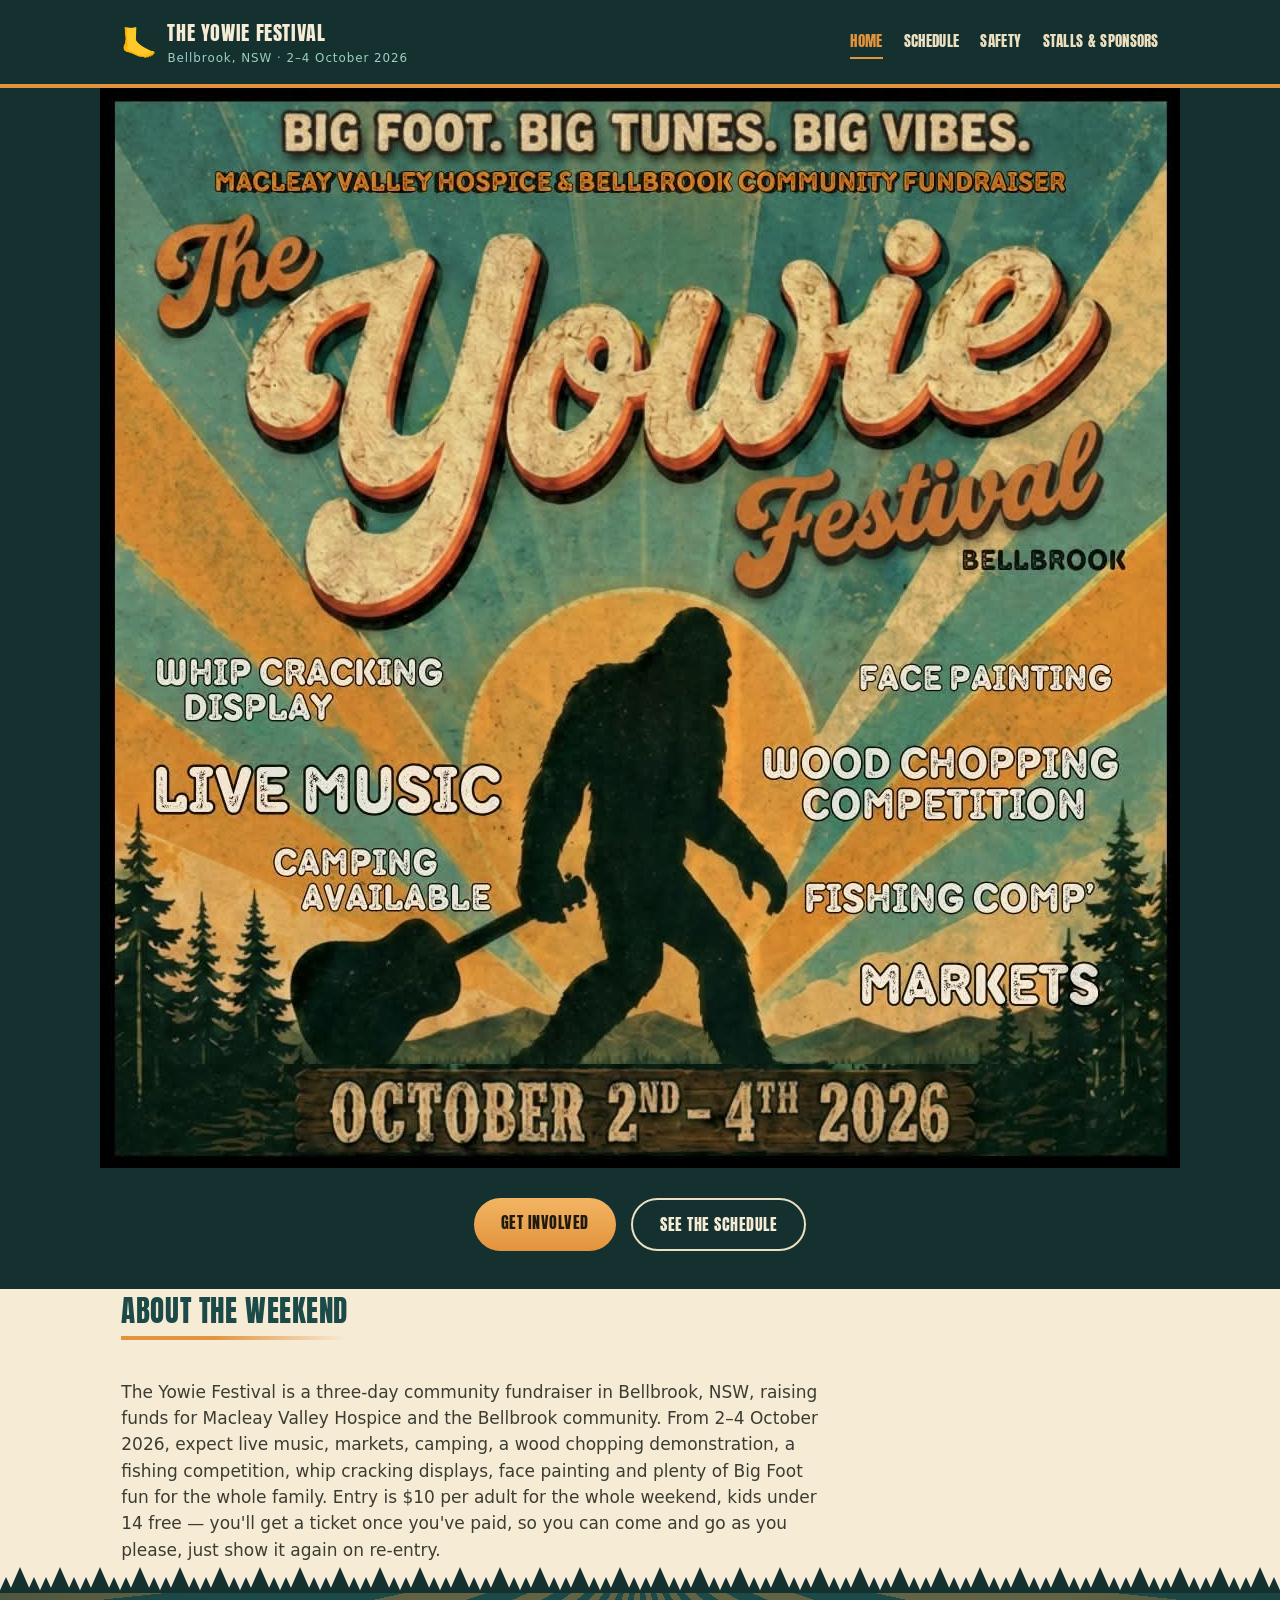
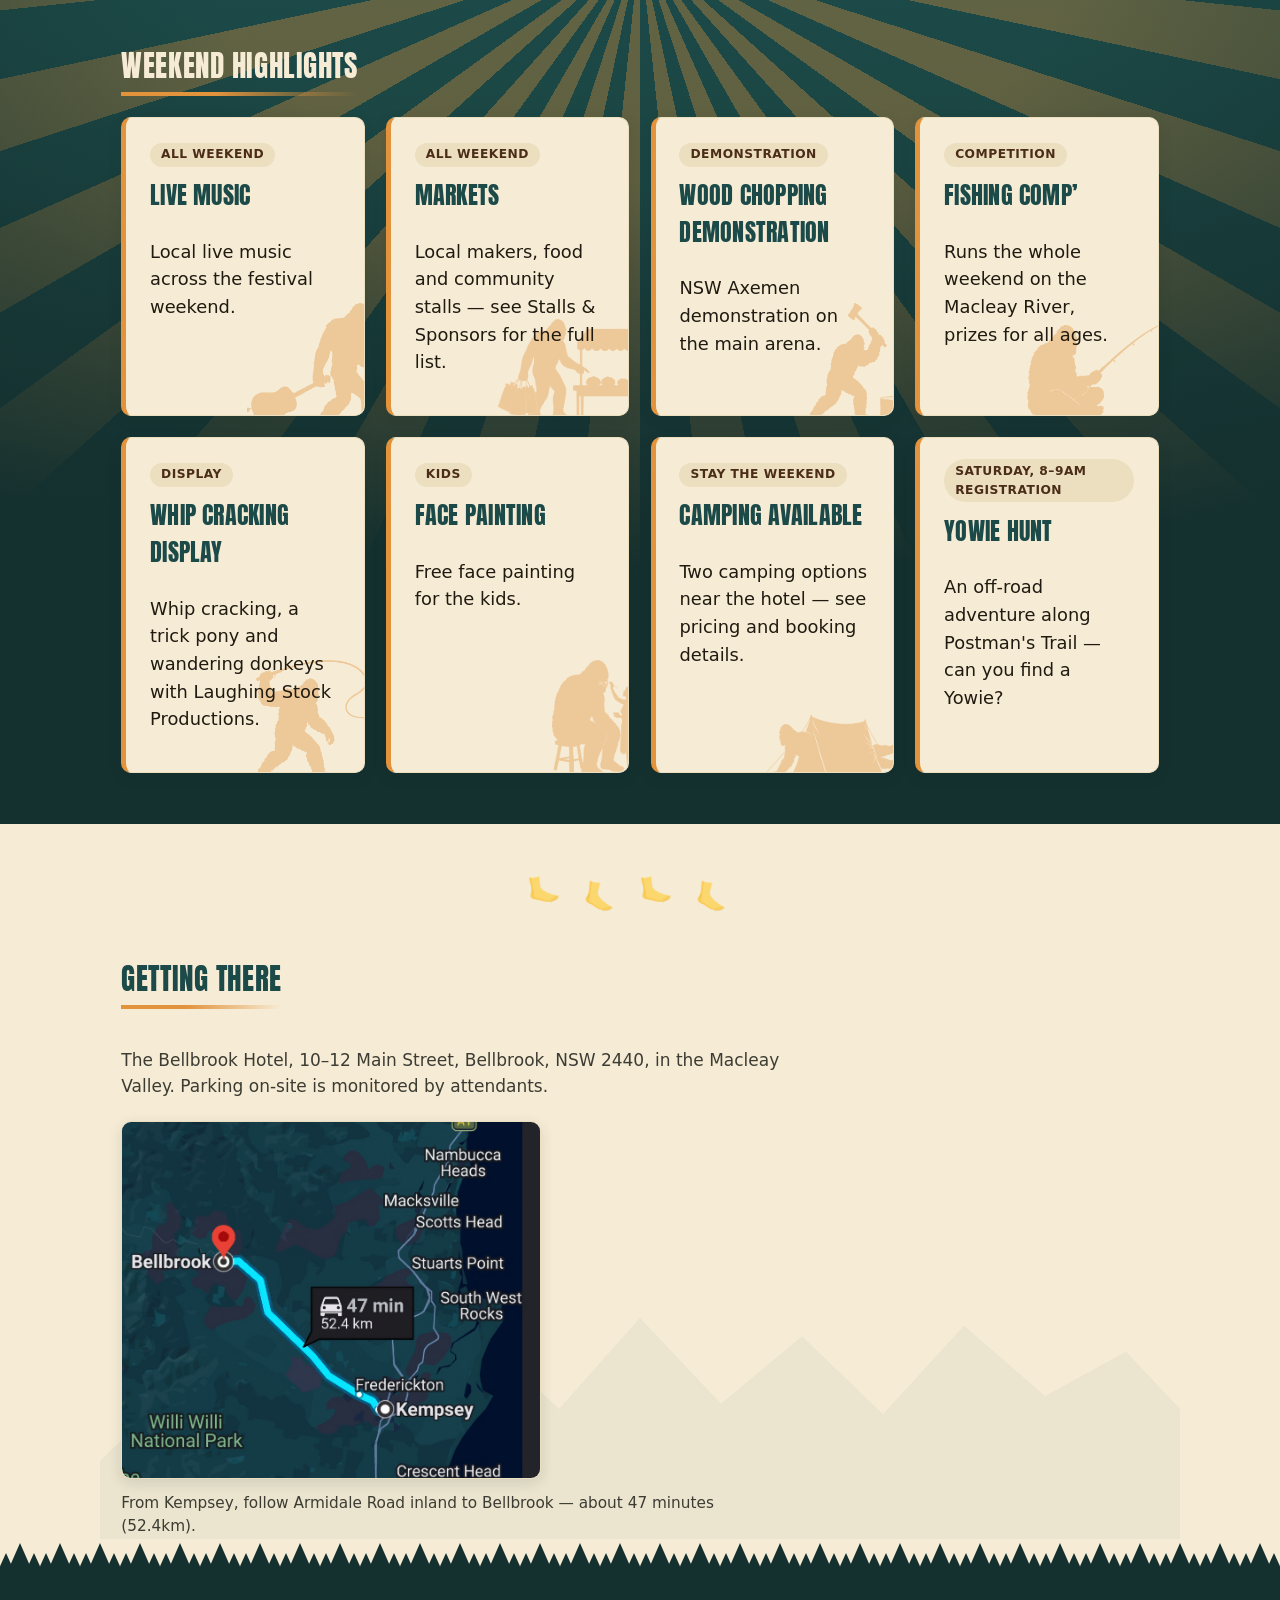
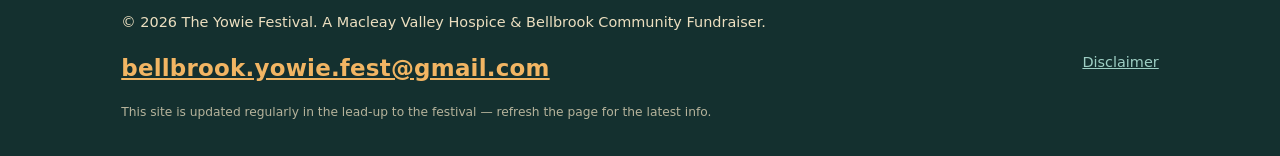
<file: index.html>
<!DOCTYPE html>
<html lang="en">
<head>
<meta charset="UTF-8">
<meta name="viewport" content="width=device-width, initial-scale=1.0">
<title>The Yowie Festival — Bellbrook, 2–4 October 2026</title>
<meta name="description" content="The Yowie Festival — Big Foot. Big Tunes. Big Vibes. A Macleay Valley Hospice &amp; Bellbrook Community Fundraiser, 2–4 October 2026 in Bellbrook, NSW. Live music, markets, camping, wood chopping, fishing comp and more.">
<link rel="preconnect" href="https://fonts.googleapis.com">
<link rel="preconnect" href="https://fonts.gstatic.com" crossorigin>
<link href="https://fonts.googleapis.com/css2?family=Anton&family=Kaushan+Script&display=swap" rel="stylesheet">
<link rel="stylesheet" href="assets/styles.css">
</head>
<body>

<header class="site-header">
  <div class="container">
    <a class="brand" href="index.html">
      <span class="brand-mark" aria-hidden="true">🦶</span>
      <span class="brand-text">The Yowie Festival<small>Bellbrook, NSW · 2–4 October 2026</small></span>
    </a>
    <nav class="site-nav">
      <a href="index.html" aria-current="page">Home</a>
      <a href="schedule.html">Schedule</a>
      <a href="safety.html">Safety</a>
      <a href="vendors.html">Stalls &amp; Sponsors</a>
    </nav>
  </div>
</header>

<section class="hero">
  <h1 class="visually-hidden">The Yowie Festival — Bellbrook, 2&ndash;4 October 2026</h1>
  <div class="hero-poster-full">
    <img src="assets/img/yowie-festival-poster.jpg" alt="The Yowie Festival official event poster: Big Foot, Big Tunes, Big Vibes — a Macleay Valley Hospice &amp; Bellbrook Community Fundraiser, 2–4 October 2026, featuring whip cracking display, live music, camping available, face painting, wood chopping demonstration, fishing comp' and markets.">
  </div>

  <div class="hero-actions">
    <div class="button-row">
      <a class="btn btn-primary" href="mailto:bellbrook.yowie.fest@gmail.com">Get Involved</a>
      <a class="btn btn-secondary" href="schedule.html">See the schedule</a>
    </div>
  </div>
</section>

<main class="container">

  <section id="about">
    <h2 class="section-title">About the weekend</h2>
    <p class="section-intro">
      The Yowie Festival is a three-day community fundraiser in Bellbrook, NSW, raising
      funds for Macleay Valley Hospice and the Bellbrook community. From 2–4 October 2026,
      expect live music, markets, camping, a wood chopping demonstration, a fishing
      competition, whip cracking displays, face painting and plenty of Big Foot fun for
      the whole family. Entry is $10 per adult for the whole weekend, kids under 14
      free &mdash; you'll get a ticket once you've paid, so you can come and go as you
      please, just show it again on re-entry.
    </p>
  </section>

  <section id="highlights" class="panel-sunburst">
    <div class="container">
      <h2 class="section-title">Weekend highlights</h2>
      <div class="card-grid">
        <div class="card">
          <img class="card-silhouette" src="assets/img/yowie-guitar-cutout-orange.png" alt="" aria-hidden="true">
          <div class="card-body">
            <div class="meta">All weekend</div>
            <h3><a href="live-music.html">Live Music</a></h3>
            <p>Local live music across the festival weekend.</p>
          </div>
        </div>
        <div class="card">
          <img class="card-silhouette" src="assets/img/yowie-markets-orange.png" alt="" aria-hidden="true">
          <div class="card-body">
            <div class="meta">All weekend</div>
            <h3><a href="vendors.html">Markets</a></h3>
            <p>Local makers, food and community stalls — see Stalls &amp; Sponsors for the full list.</p>
          </div>
        </div>
        <div class="card">
          <img class="card-silhouette" src="assets/img/yowie-wood-chopping-orange.png" alt="" aria-hidden="true">
          <div class="card-body">
            <div class="meta">Demonstration</div>
            <h3><a href="wood-chopping-competition.html">Wood Chopping Demonstration</a></h3>
            <p>NSW Axemen demonstration on the main arena.</p>
          </div>
        </div>
        <div class="card">
          <img class="card-silhouette" src="assets/img/yowie-fishing-orange.png" alt="" aria-hidden="true">
          <div class="card-body">
            <div class="meta">Competition</div>
            <h3><a href="fishing-competition.html">Fishing Comp&rsquo;</a></h3>
            <p>Runs the whole weekend on the Macleay River, prizes for all ages.</p>
          </div>
        </div>
        <div class="card">
          <img class="card-silhouette" src="assets/img/yowie-whip-cracking-orange.png" alt="" aria-hidden="true">
          <div class="card-body">
            <div class="meta">Display</div>
            <h3><a href="whip-cracking-display.html">Whip Cracking Display</a></h3>
            <p>Whip cracking, a trick pony and wandering donkeys with Laughing Stock Productions.</p>
          </div>
        </div>
        <div class="card">
          <img class="card-silhouette" src="assets/img/yowie-face-painting-orange.png" alt="" aria-hidden="true">
          <div class="card-body">
            <div class="meta">Kids</div>
            <h3><a href="face-painting.html">Face Painting</a></h3>
            <p>Free face painting for the kids.</p>
          </div>
        </div>
        <div class="card">
          <img class="card-silhouette" src="assets/img/yowie-camping-orange.png" alt="" aria-hidden="true">
          <div class="card-body">
            <div class="meta">Stay the weekend</div>
            <h3><a href="camping.html">Camping Available</a></h3>
            <p>Two camping options near the hotel — see pricing and booking details.</p>
          </div>
        </div>
        <div class="card">
          <div class="card-body">
            <div class="meta">Saturday, 8&ndash;9am registration</div>
            <h3><a href="yowie-hunt.html">Yowie Hunt</a></h3>
            <p>An off-road adventure along Postman's Trail — can you find a Yowie?</p>
          </div>
        </div>
      </div>
    </div>
  </section>

  <div class="footprint-trail" aria-hidden="true"><span>🦶</span><span>🦶</span><span>🦶</span><span>🦶</span></div>

  <section id="location">
    <h2 class="section-title">Getting there</h2>
    <p class="section-intro">
      The Bellbrook Hotel, 10&ndash;12 Main Street, Bellbrook, NSW 2440, in the Macleay
      Valley. Parking on-site is monitored by attendants.
    </p>
    <div class="location-map-photo">
      <img src="assets/img/getting-there-map.jpg" alt="Map showing the drive from Kempsey to Bellbrook via Armidale Road, 47 minutes, 52.4km">
    </div>
    <p class="section-intro map-note">
      From Kempsey, follow Armidale Road inland to Bellbrook &mdash; about 47 minutes
      (52.4km).
    </p>
  </section>

</main>

<footer class="site-footer">
  <div class="container">
    <div>&copy; <span id="year">2026</span> The Yowie Festival. A Macleay Valley Hospice &amp; Bellbrook Community Fundraiser.</div>
    <div><a href="mailto:bellbrook.yowie.fest@gmail.com" class="footer-email">bellbrook.yowie.fest@gmail.com</a></div>
    <div><a href="disclaimer.html">Disclaimer</a></div>
    <div class="footer-note">This site is updated regularly in the lead-up to the festival &mdash; refresh the page for the latest info.</div>
  </div>
</footer>

</body>
</html>
</file>
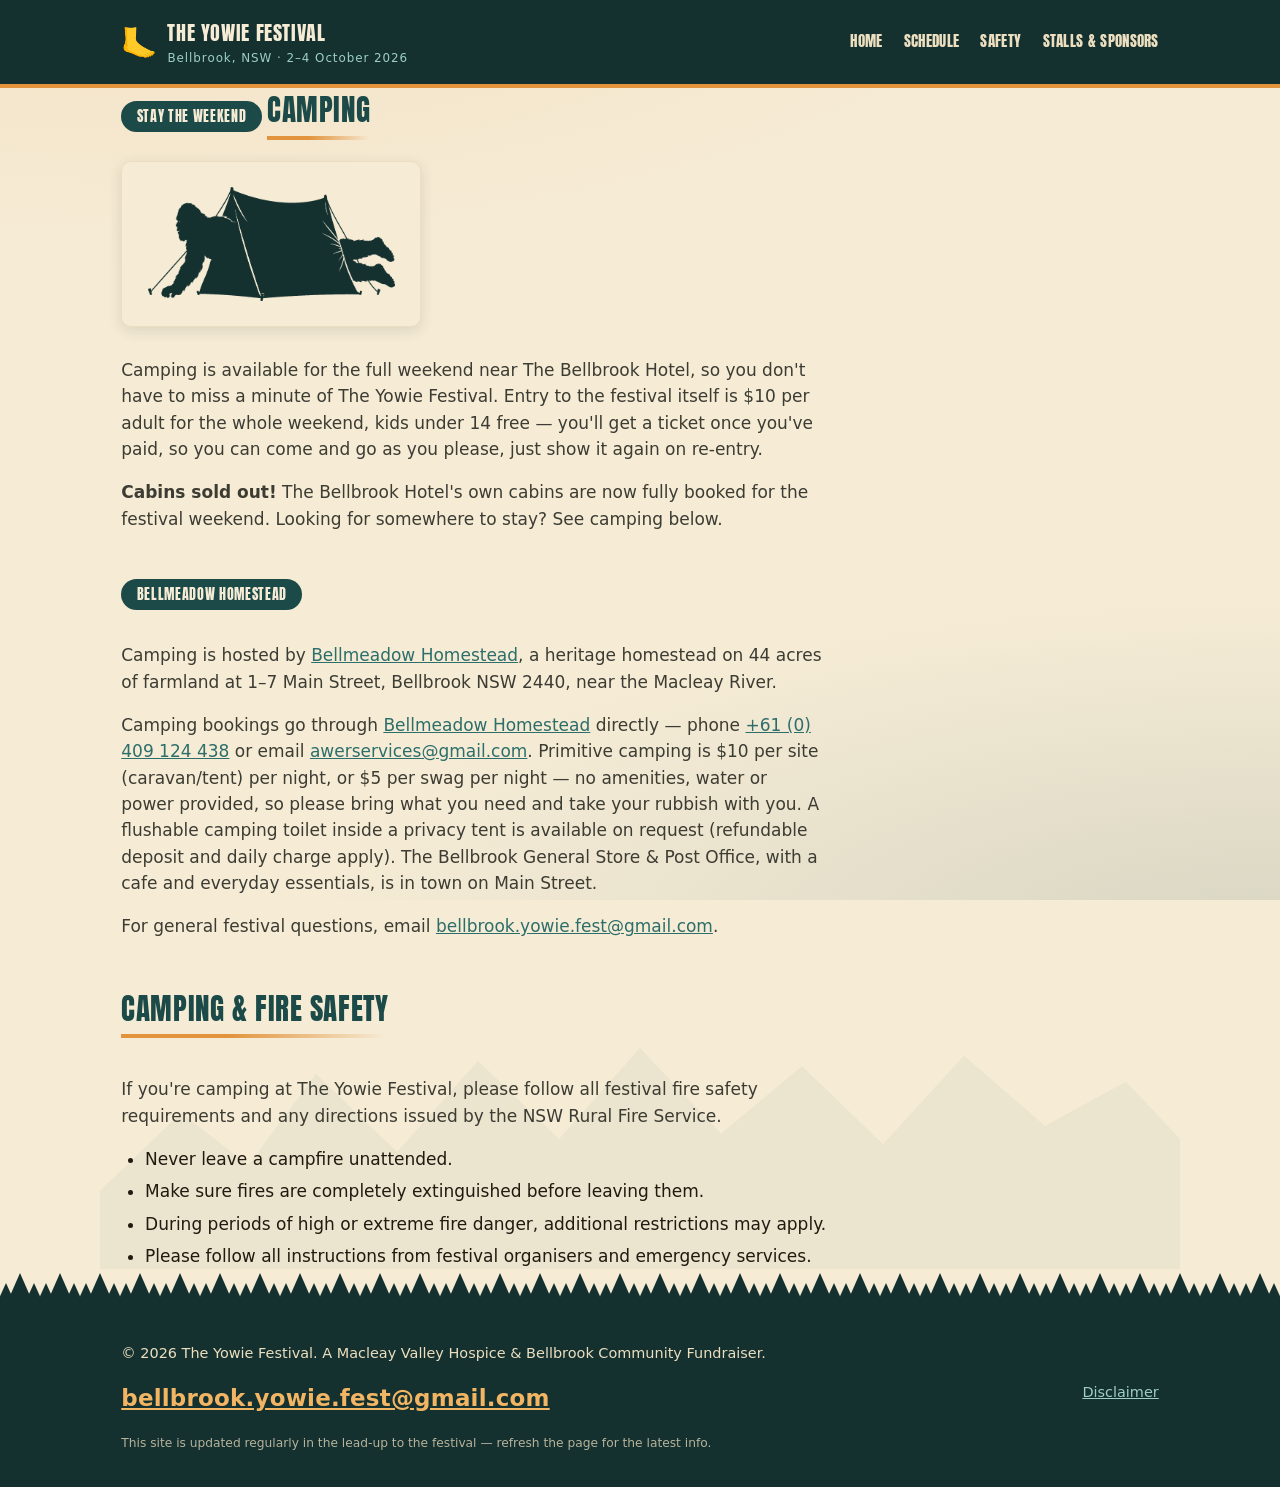
<file: camping.html>
<!DOCTYPE html>
<html lang="en">
<head>
<meta charset="UTF-8">
<meta name="viewport" content="width=device-width, initial-scale=1.0">
<title>The Yowie Festival — Camping</title>
<meta name="description" content="Camping at The Yowie Festival, 2–4 October 2026 in Bellbrook, NSW.">
<link rel="preconnect" href="https://fonts.googleapis.com">
<link rel="preconnect" href="https://fonts.gstatic.com" crossorigin>
<link href="https://fonts.googleapis.com/css2?family=Anton&family=Kaushan+Script&display=swap" rel="stylesheet">
<link rel="stylesheet" href="assets/styles.css">
</head>
<body>

<header class="site-header">
  <div class="container">
    <a class="brand" href="index.html">
      <span class="brand-mark" aria-hidden="true">🦶</span>
      <span class="brand-text">The Yowie Festival<small>Bellbrook, NSW · 2–4 October 2026</small></span>
    </a>
    <nav class="site-nav">
      <a href="index.html">Home</a>
      <a href="schedule.html">Schedule</a>
      <a href="safety.html">Safety</a>
      <a href="vendors.html">Stalls &amp; Sponsors</a>
    </nav>
  </div>
</header>

<main class="container">

  <section id="activity">
    <div class="tier-heading">Stay the weekend</div>
    <h1 class="section-title">Camping</h1>

    <div class="activity-illustration">
      <img src="assets/img/yowie-camping.png" alt="The Yowie, way too big, squeezed into a small tent with its head and feet poking out both ends">
    </div>

    <p class="section-intro">
      Camping is available for the full weekend near The Bellbrook Hotel, so you don't
      have to miss a minute of The Yowie Festival. Entry to the festival itself is $10
      per adult for the whole weekend, kids under 14 free &mdash; you'll get a ticket
      once you've paid, so you can come and go as you please, just show it again on
      re-entry.
    </p>

    <p class="section-intro">
      <strong>Cabins sold out!</strong> The Bellbrook Hotel's own cabins are now fully
      booked for the festival weekend. Looking for somewhere to stay? See camping below.
    </p>

    <div class="tier-heading">Bellmeadow Homestead</div>
    <p class="section-intro">
      Camping is hosted by <a href="https://www.bellmeadow-homestead.com/" target="_blank" rel="noopener">Bellmeadow Homestead</a>,
      a heritage homestead on 44 acres of farmland at 1&ndash;7 Main Street, Bellbrook
      NSW 2440, near the Macleay River.
    </p>
    <p class="section-intro">
      Camping bookings go through <a href="https://www.bellmeadow-homestead.com/accommodation" target="_blank" rel="noopener">Bellmeadow Homestead</a>
      directly &mdash; phone <a href="tel:+61409124438">+61 (0) 409 124 438</a> or email
      <a href="mailto:awerservices@gmail.com">awerservices@gmail.com</a>. Primitive
      camping is $10 per site (caravan/tent) per night, or $5 per swag per night &mdash;
      no amenities, water or power provided, so please bring what you need and take
      your rubbish with you. A flushable camping toilet inside a privacy tent is
      available on request (refundable deposit and daily charge apply). The Bellbrook
      General Store &amp; Post Office, with a cafe and everyday essentials, is in
      town on Main Street.
    </p>
    <p class="section-intro">
      For general festival questions, email <a href="mailto:bellbrook.yowie.fest@gmail.com">bellbrook.yowie.fest@gmail.com</a>.
    </p>
  </section>

  <section id="camping-fire-safety">
    <h2 class="section-title">Camping &amp; fire safety</h2>
    <p class="section-intro">
      If you're camping at The Yowie Festival, please follow all festival fire safety
      requirements and any directions issued by the NSW Rural Fire Service.
    </p>
    <ul class="safety-list">
      <li>Never leave a campfire unattended.</li>
      <li>Make sure fires are completely extinguished before leaving them.</li>
      <li>During periods of high or extreme fire danger, additional restrictions may apply.</li>
      <li>Please follow all instructions from festival organisers and emergency services.</li>
    </ul>
  </section>

</main>

<footer class="site-footer">
  <div class="container">
    <div>&copy; <span id="year">2026</span> The Yowie Festival. A Macleay Valley Hospice &amp; Bellbrook Community Fundraiser.</div>
    <div><a href="mailto:bellbrook.yowie.fest@gmail.com" class="footer-email">bellbrook.yowie.fest@gmail.com</a></div>
    <div><a href="disclaimer.html">Disclaimer</a></div>
    <div class="footer-note">This site is updated regularly in the lead-up to the festival &mdash; refresh the page for the latest info.</div>
  </div>
</footer>

</body>
</html>
</file>
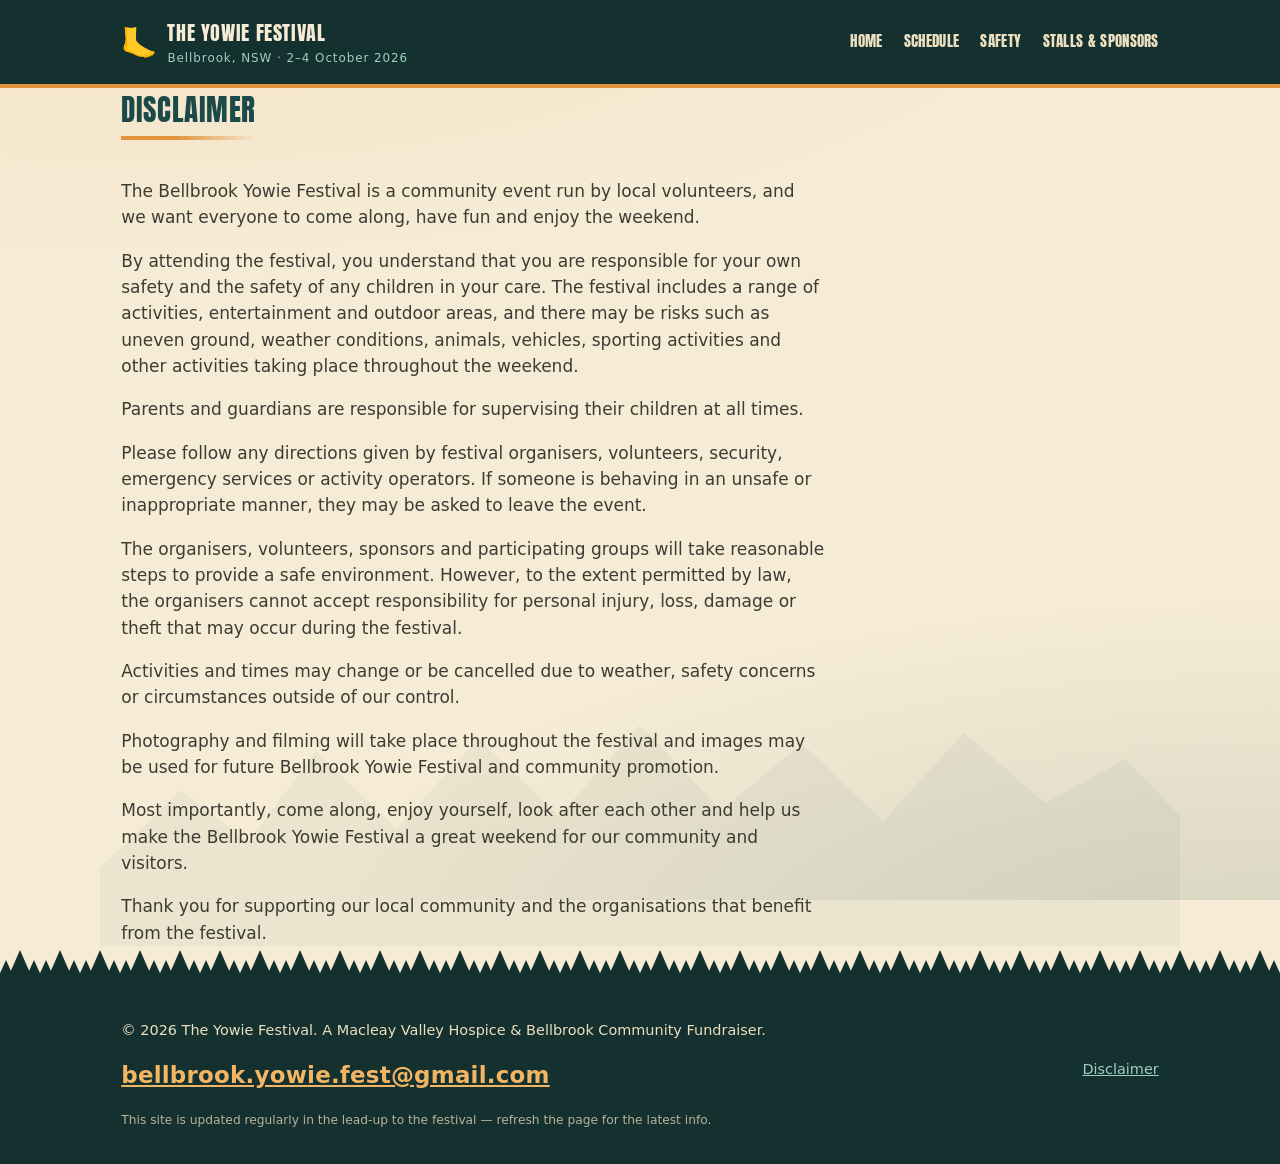
<file: disclaimer.html>
<!DOCTYPE html>
<html lang="en">
<head>
<meta charset="UTF-8">
<meta name="viewport" content="width=device-width, initial-scale=1.0">
<title>The Yowie Festival — Disclaimer</title>
<meta name="description" content="Disclaimer for The Yowie Festival, 2–4 October 2026 in Bellbrook, NSW.">
<link rel="preconnect" href="https://fonts.googleapis.com">
<link rel="preconnect" href="https://fonts.gstatic.com" crossorigin>
<link href="https://fonts.googleapis.com/css2?family=Anton&family=Kaushan+Script&display=swap" rel="stylesheet">
<link rel="stylesheet" href="assets/styles.css">
</head>
<body>

<header class="site-header">
  <div class="container">
    <a class="brand" href="index.html">
      <span class="brand-mark" aria-hidden="true">🦶</span>
      <span class="brand-text">The Yowie Festival<small>Bellbrook, NSW · 2–4 October 2026</small></span>
    </a>
    <nav class="site-nav">
      <a href="index.html">Home</a>
      <a href="schedule.html">Schedule</a>
      <a href="safety.html">Safety</a>
      <a href="vendors.html">Stalls &amp; Sponsors</a>
    </nav>
  </div>
</header>

<main class="container">

  <section id="disclaimer">
    <h1 class="section-title">Disclaimer</h1>

    <p class="section-intro">
      The Bellbrook Yowie Festival is a community event run by local volunteers, and we
      want everyone to come along, have fun and enjoy the weekend.
    </p>
    <p class="section-intro">
      By attending the festival, you understand that you are responsible for your own
      safety and the safety of any children in your care. The festival includes a range
      of activities, entertainment and outdoor areas, and there may be risks such as
      uneven ground, weather conditions, animals, vehicles, sporting activities and other
      activities taking place throughout the weekend.
    </p>
    <p class="section-intro">
      Parents and guardians are responsible for supervising their children at all times.
    </p>
    <p class="section-intro">
      Please follow any directions given by festival organisers, volunteers, security,
      emergency services or activity operators. If someone is behaving in an unsafe or
      inappropriate manner, they may be asked to leave the event.
    </p>
    <p class="section-intro">
      The organisers, volunteers, sponsors and participating groups will take reasonable
      steps to provide a safe environment. However, to the extent permitted by law, the
      organisers cannot accept responsibility for personal injury, loss, damage or theft
      that may occur during the festival.
    </p>
    <p class="section-intro">
      Activities and times may change or be cancelled due to weather, safety concerns or
      circumstances outside of our control.
    </p>
    <p class="section-intro">
      Photography and filming will take place throughout the festival and images may be
      used for future Bellbrook Yowie Festival and community promotion.
    </p>
    <p class="section-intro">
      Most importantly, come along, enjoy yourself, look after each other and help us
      make the Bellbrook Yowie Festival a great weekend for our community and visitors.
    </p>
    <p class="section-intro">
      Thank you for supporting our local community and the organisations that benefit
      from the festival.
    </p>
  </section>

</main>

<footer class="site-footer">
  <div class="container">
    <div>&copy; <span id="year">2026</span> The Yowie Festival. A Macleay Valley Hospice &amp; Bellbrook Community Fundraiser.</div>
    <div><a href="mailto:bellbrook.yowie.fest@gmail.com" class="footer-email">bellbrook.yowie.fest@gmail.com</a></div>
    <div><a href="disclaimer.html">Disclaimer</a></div>
    <div class="footer-note">This site is updated regularly in the lead-up to the festival &mdash; refresh the page for the latest info.</div>
  </div>
</footer>

</body>
</html>
</file>
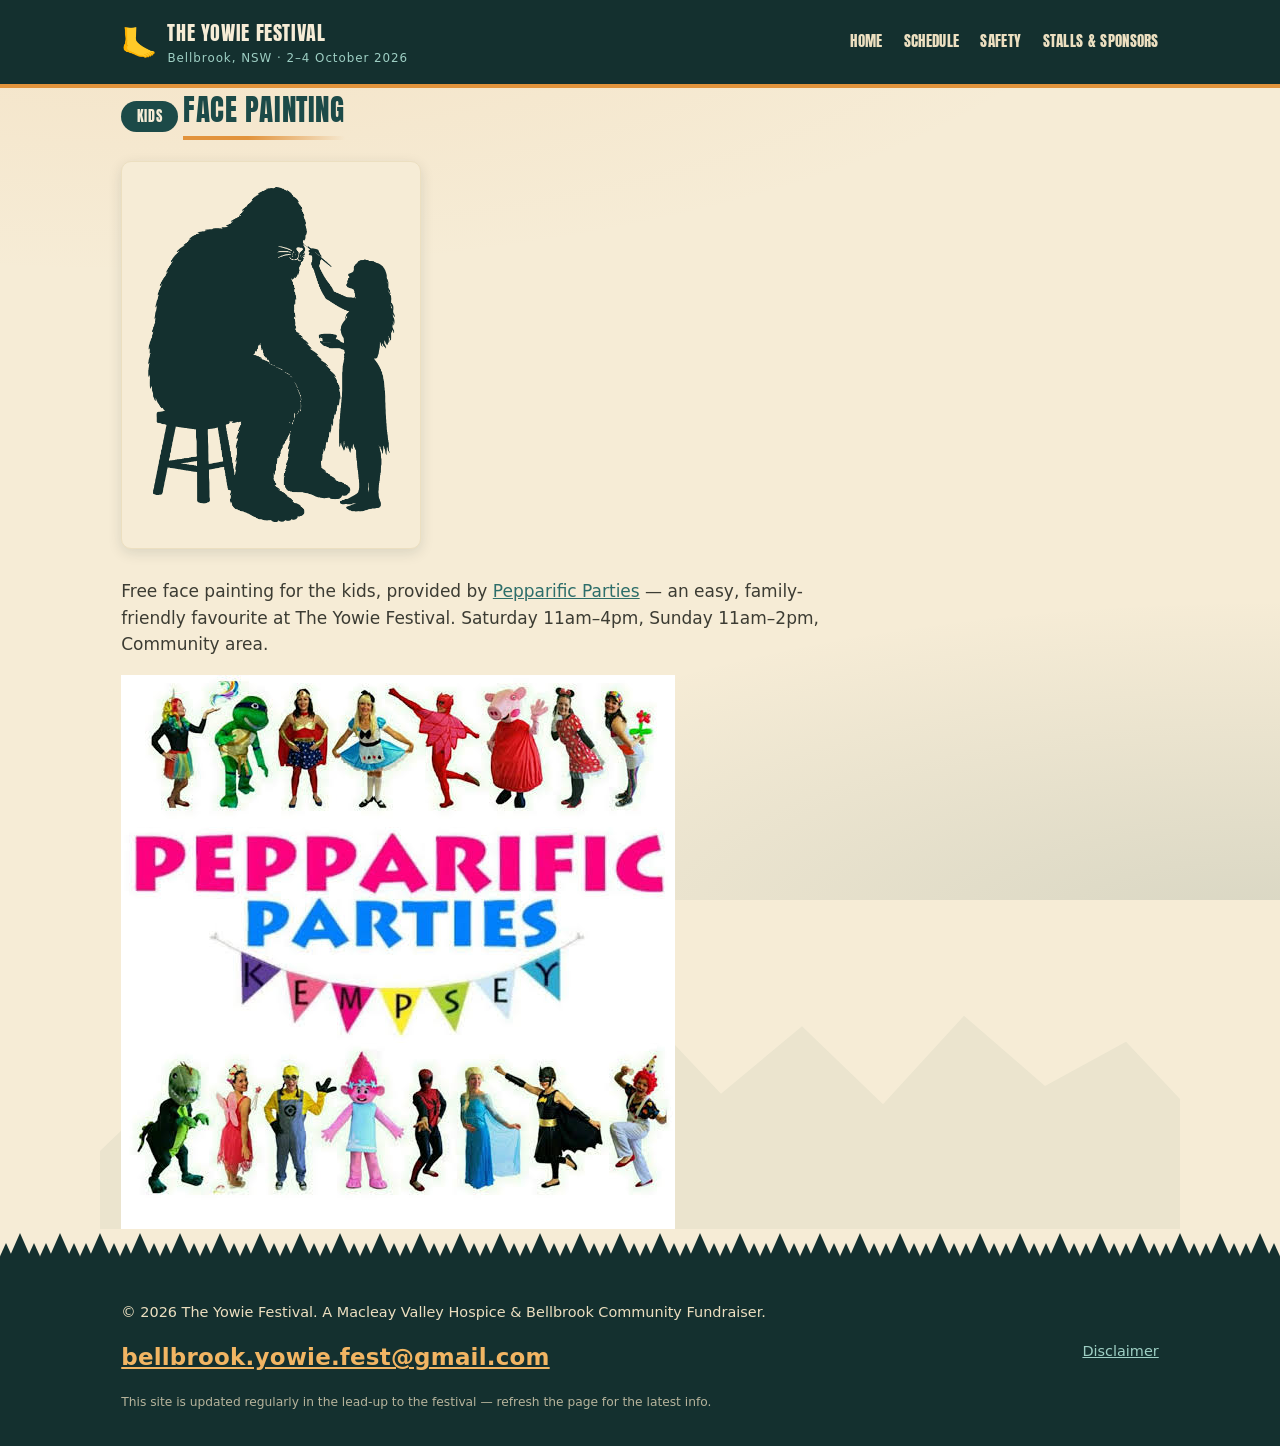
<file: face-painting.html>
<!DOCTYPE html>
<html lang="en">
<head>
<meta charset="UTF-8">
<meta name="viewport" content="width=device-width, initial-scale=1.0">
<title>The Yowie Festival — Face Painting</title>
<meta name="description" content="Face Painting at The Yowie Festival, 2–4 October 2026 in Bellbrook, NSW.">
<link rel="preconnect" href="https://fonts.googleapis.com">
<link rel="preconnect" href="https://fonts.gstatic.com" crossorigin>
<link href="https://fonts.googleapis.com/css2?family=Anton&family=Kaushan+Script&display=swap" rel="stylesheet">
<link rel="stylesheet" href="assets/styles.css">
</head>
<body>

<header class="site-header">
  <div class="container">
    <a class="brand" href="index.html">
      <span class="brand-mark" aria-hidden="true">🦶</span>
      <span class="brand-text">The Yowie Festival<small>Bellbrook, NSW · 2–4 October 2026</small></span>
    </a>
    <nav class="site-nav">
      <a href="index.html">Home</a>
      <a href="schedule.html">Schedule</a>
      <a href="safety.html">Safety</a>
      <a href="vendors.html">Stalls &amp; Sponsors</a>
    </nav>
  </div>
</header>

<main class="container">

  <section id="activity">
    <div class="tier-heading">Kids</div>
    <h1 class="section-title">Face Painting</h1>

    <div class="activity-illustration">
      <img src="assets/img/yowie-face-painting.png" alt="The Yowie sitting patiently on a small stool while a child paints whiskers on its face">
    </div>

    <p class="section-intro">
      Free face painting for the kids, provided by
      <a href="https://www.facebook.com/pepparific.parties" target="_blank" rel="noopener">Pepparific Parties</a>
      &mdash; an easy, family-friendly favourite at The Yowie Festival. Saturday
      11am&ndash;4pm, Sunday 11am&ndash;2pm, Community area.
    </p>
    <p class="section-intro">
      <a href="https://www.facebook.com/pepparific.parties" target="_blank" rel="noopener">
        <img class="sponsor-logo" src="assets/img/sponsor-pepparific-parties.jpg" alt="Pepparific Parties, Kempsey logo">
      </a>
    </p>
  </section>

</main>

<footer class="site-footer">
  <div class="container">
    <div>&copy; <span id="year">2026</span> The Yowie Festival. A Macleay Valley Hospice &amp; Bellbrook Community Fundraiser.</div>
    <div><a href="mailto:bellbrook.yowie.fest@gmail.com" class="footer-email">bellbrook.yowie.fest@gmail.com</a></div>
    <div><a href="disclaimer.html">Disclaimer</a></div>
    <div class="footer-note">This site is updated regularly in the lead-up to the festival &mdash; refresh the page for the latest info.</div>
  </div>
</footer>

</body>
</html>
</file>
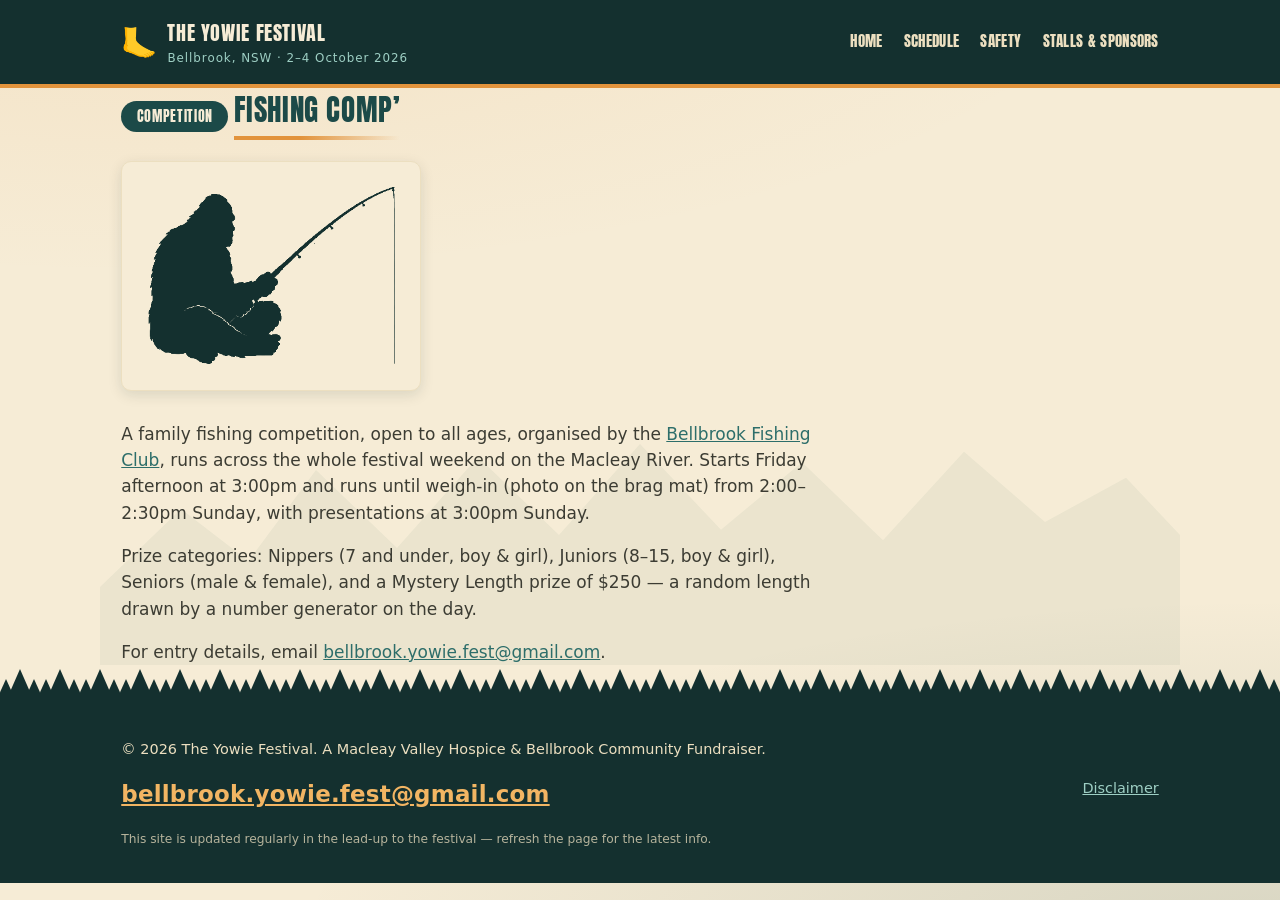
<file: fishing-competition.html>
<!DOCTYPE html>
<html lang="en">
<head>
<meta charset="UTF-8">
<meta name="viewport" content="width=device-width, initial-scale=1.0">
<title>The Yowie Festival — Fishing Comp'</title>
<meta name="description" content="Fishing Comp' at The Yowie Festival, 2–4 October 2026 in Bellbrook, NSW.">
<link rel="preconnect" href="https://fonts.googleapis.com">
<link rel="preconnect" href="https://fonts.gstatic.com" crossorigin>
<link href="https://fonts.googleapis.com/css2?family=Anton&family=Kaushan+Script&display=swap" rel="stylesheet">
<link rel="stylesheet" href="assets/styles.css">
</head>
<body>

<header class="site-header">
  <div class="container">
    <a class="brand" href="index.html">
      <span class="brand-mark" aria-hidden="true">🦶</span>
      <span class="brand-text">The Yowie Festival<small>Bellbrook, NSW · 2–4 October 2026</small></span>
    </a>
    <nav class="site-nav">
      <a href="index.html">Home</a>
      <a href="schedule.html">Schedule</a>
      <a href="safety.html">Safety</a>
      <a href="vendors.html">Stalls &amp; Sponsors</a>
    </nav>
  </div>
</header>

<main class="container">

  <section id="activity">
    <div class="tier-heading">Competition</div>
    <h1 class="section-title">Fishing Comp&rsquo;</h1>

    <div class="activity-illustration">
      <img src="assets/img/yowie-fishing.png" alt="The Yowie sitting cross-legged, fishing">
    </div>

    <p class="section-intro">
      A family fishing competition, open to all ages, organised by the
      <a href="https://www.facebook.com/p/Bellbrook-Fishing-Club-100054504997573/" target="_blank" rel="noopener">Bellbrook Fishing
      Club</a>, runs across the whole festival weekend on the Macleay River. Starts Friday
      afternoon at 3:00pm and runs until weigh-in (photo on the brag mat) from
      2:00&ndash;2:30pm Sunday, with presentations at 3:00pm Sunday.
    </p>
    <p class="section-intro">
      Prize categories: Nippers (7 and under, boy &amp; girl), Juniors (8&ndash;15, boy
      &amp; girl), Seniors (male &amp; female), and a Mystery Length prize of $250 &mdash;
      a random length drawn by a number generator on the day.
    </p>
    <p class="section-intro">
      For entry details, email <a href="mailto:bellbrook.yowie.fest@gmail.com">bellbrook.yowie.fest@gmail.com</a>.
    </p>
  </section>

</main>

<footer class="site-footer">
  <div class="container">
    <div>&copy; <span id="year">2026</span> The Yowie Festival. A Macleay Valley Hospice &amp; Bellbrook Community Fundraiser.</div>
    <div><a href="mailto:bellbrook.yowie.fest@gmail.com" class="footer-email">bellbrook.yowie.fest@gmail.com</a></div>
    <div><a href="disclaimer.html">Disclaimer</a></div>
    <div class="footer-note">This site is updated regularly in the lead-up to the festival &mdash; refresh the page for the latest info.</div>
  </div>
</footer>

</body>
</html>
</file>
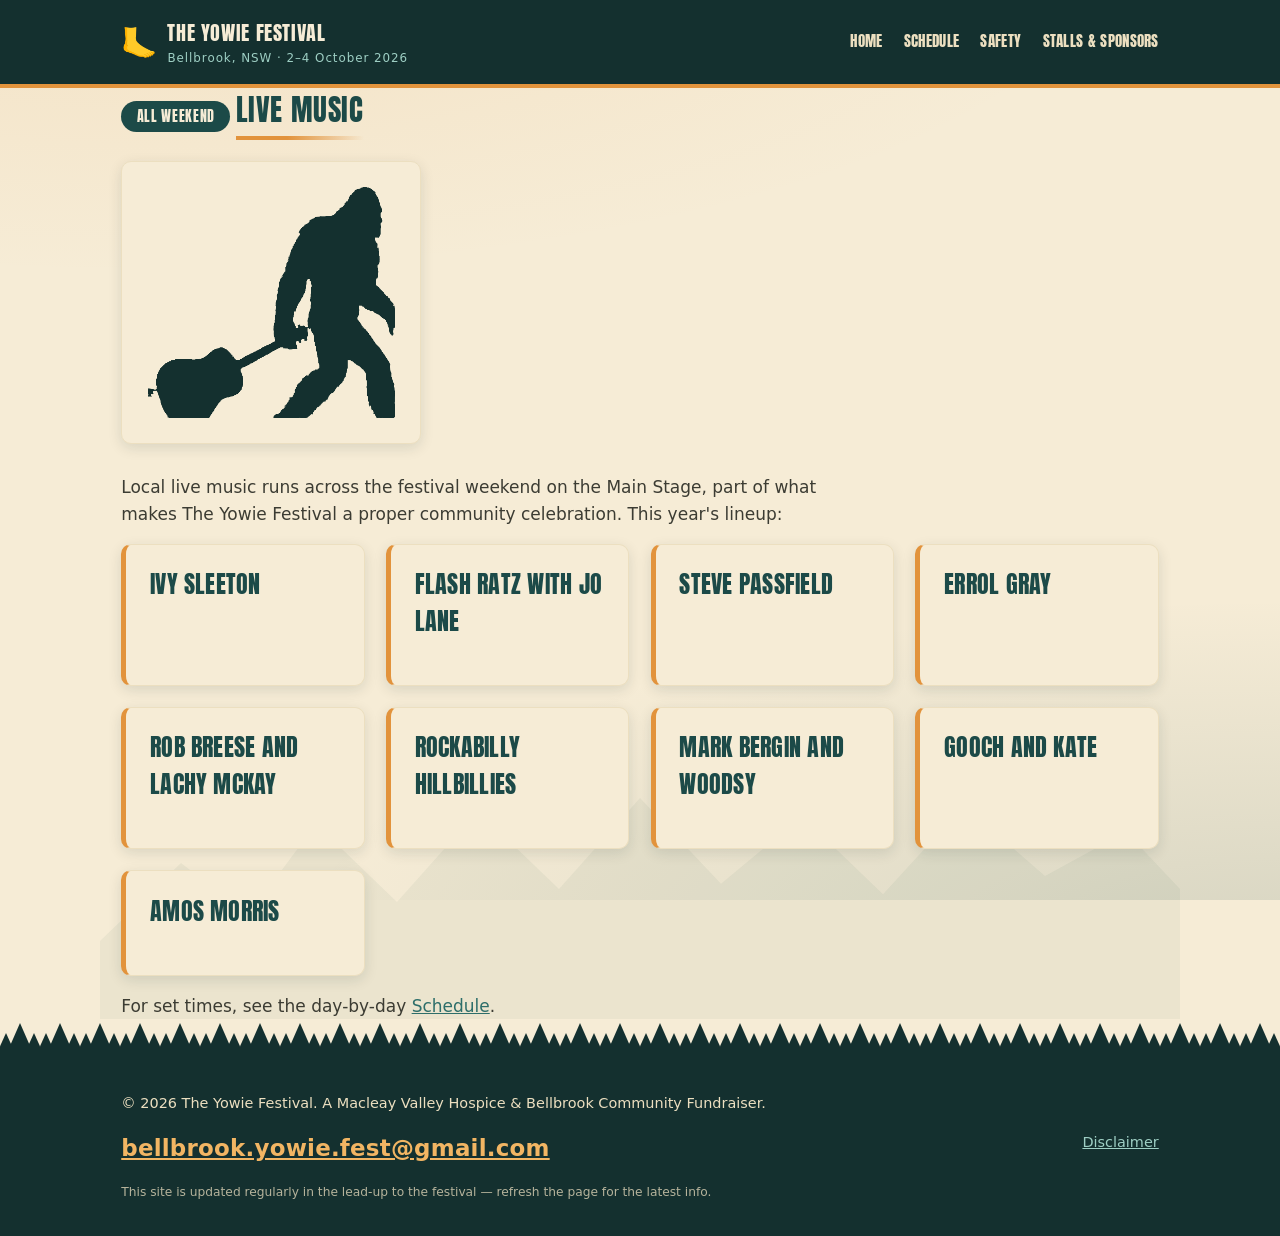
<file: live-music.html>
<!DOCTYPE html>
<html lang="en">
<head>
<meta charset="UTF-8">
<meta name="viewport" content="width=device-width, initial-scale=1.0">
<title>The Yowie Festival — Live Music</title>
<meta name="description" content="Live Music at The Yowie Festival, 2–4 October 2026 in Bellbrook, NSW.">
<link rel="preconnect" href="https://fonts.googleapis.com">
<link rel="preconnect" href="https://fonts.gstatic.com" crossorigin>
<link href="https://fonts.googleapis.com/css2?family=Anton&family=Kaushan+Script&display=swap" rel="stylesheet">
<link rel="stylesheet" href="assets/styles.css">
</head>
<body>

<header class="site-header">
  <div class="container">
    <a class="brand" href="index.html">
      <span class="brand-mark" aria-hidden="true">🦶</span>
      <span class="brand-text">The Yowie Festival<small>Bellbrook, NSW · 2–4 October 2026</small></span>
    </a>
    <nav class="site-nav">
      <a href="index.html">Home</a>
      <a href="schedule.html">Schedule</a>
      <a href="safety.html">Safety</a>
      <a href="vendors.html">Stalls &amp; Sponsors</a>
    </nav>
  </div>
</header>

<main class="container">

  <section id="activity">
    <div class="tier-heading">All weekend</div>
    <h1 class="section-title">Live Music</h1>

    <div class="activity-illustration">
      <img src="assets/img/yowie-guitar-cutout.png" alt="The Yowie carrying its guitar, from the official festival poster">
    </div>

    <p class="section-intro">
      Local live music runs across the festival weekend on the Main Stage, part of what
      makes The Yowie Festival a proper community celebration. This year's lineup:
    </p>
    <div class="card-grid">
      <div class="card"><h3>Ivy Sleeton</h3></div>
      <div class="card"><h3>Flash Ratz with Jo Lane</h3></div>
      <div class="card"><h3>Steve Passfield</h3></div>
      <div class="card"><h3>Errol Gray</h3></div>
      <div class="card"><h3>Rob Breese and Lachy McKay</h3></div>
      <div class="card"><h3>Rockabilly Hillbillies</h3></div>
      <div class="card"><h3>Mark Bergin and Woodsy</h3></div>
      <div class="card"><h3>Gooch and Kate</h3></div>
      <div class="card"><h3>Amos Morris</h3></div>
    </div>
    <p class="section-intro">
      For set times, see the day-by-day <a href="schedule.html">Schedule</a>.
    </p>
  </section>

</main>

<footer class="site-footer">
  <div class="container">
    <div>&copy; <span id="year">2026</span> The Yowie Festival. A Macleay Valley Hospice &amp; Bellbrook Community Fundraiser.</div>
    <div><a href="mailto:bellbrook.yowie.fest@gmail.com" class="footer-email">bellbrook.yowie.fest@gmail.com</a></div>
    <div><a href="disclaimer.html">Disclaimer</a></div>
    <div class="footer-note">This site is updated regularly in the lead-up to the festival &mdash; refresh the page for the latest info.</div>
  </div>
</footer>

</body>
</html>
</file>
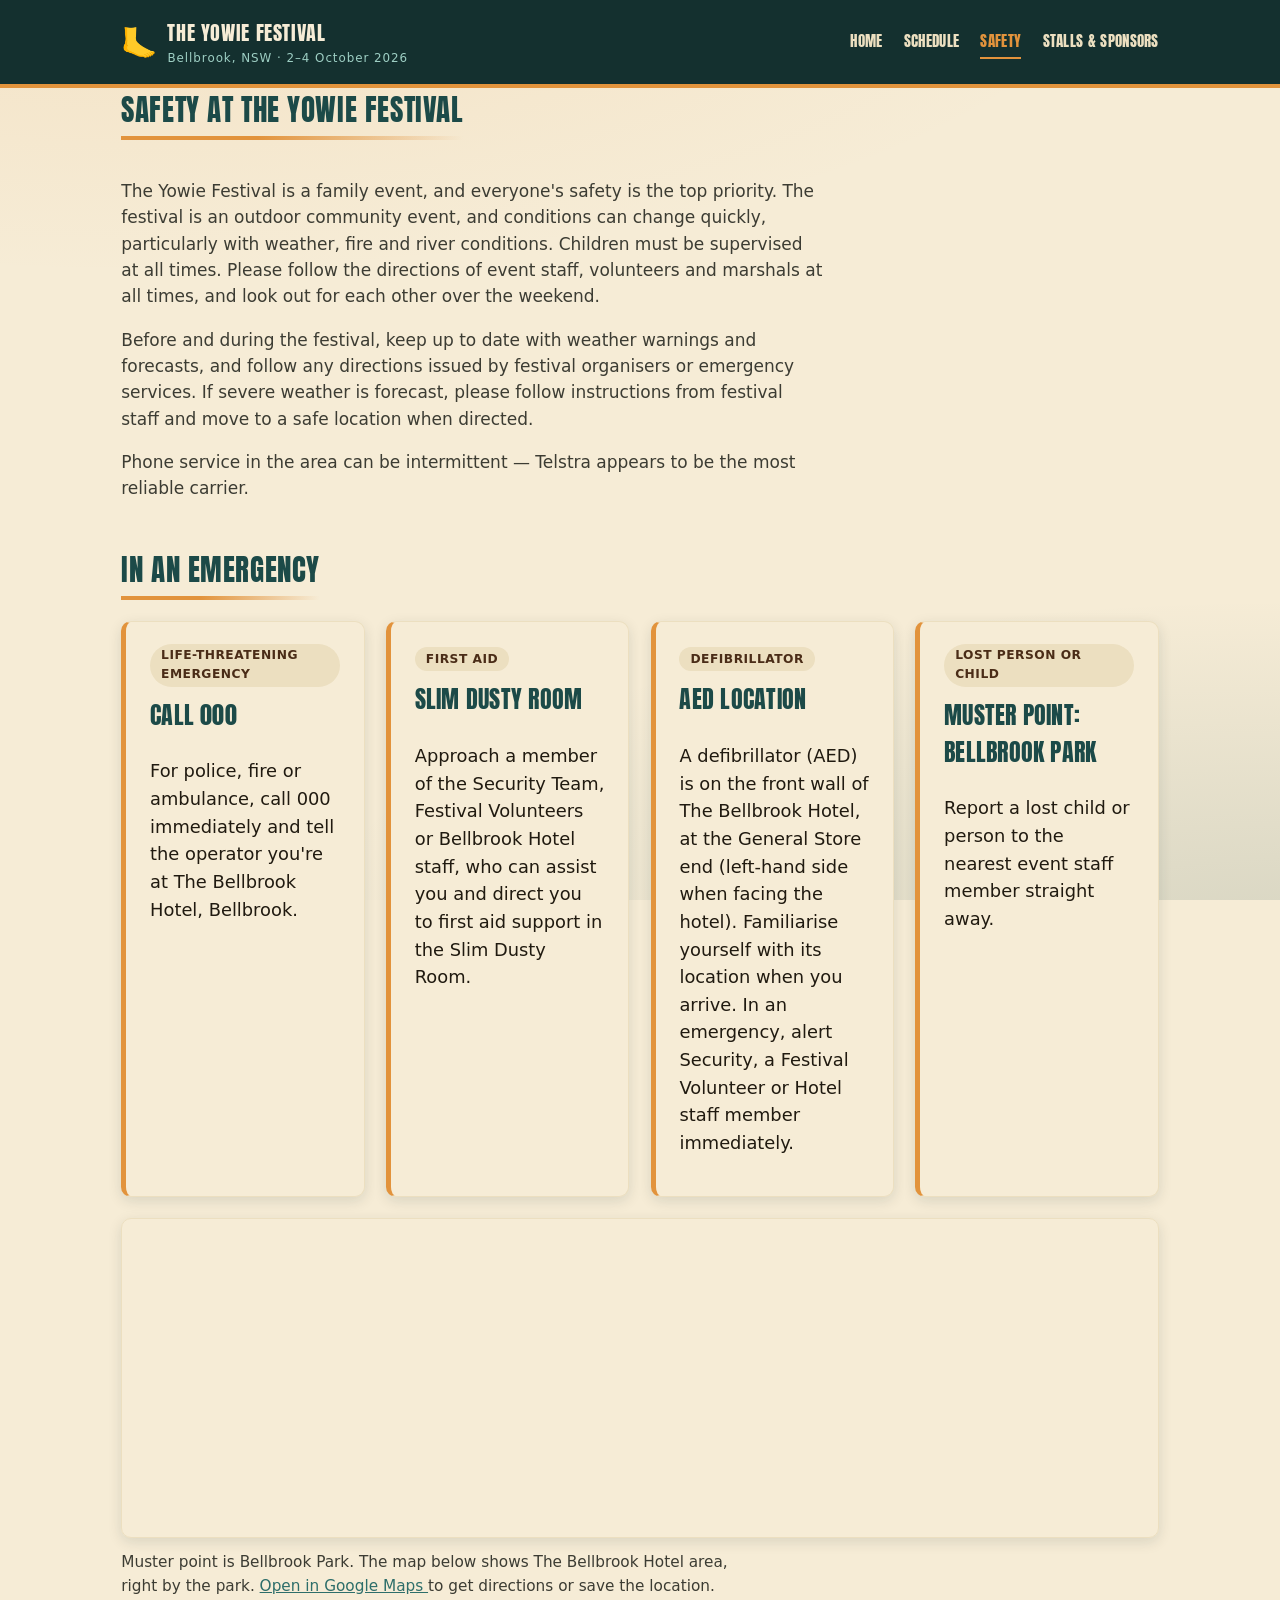
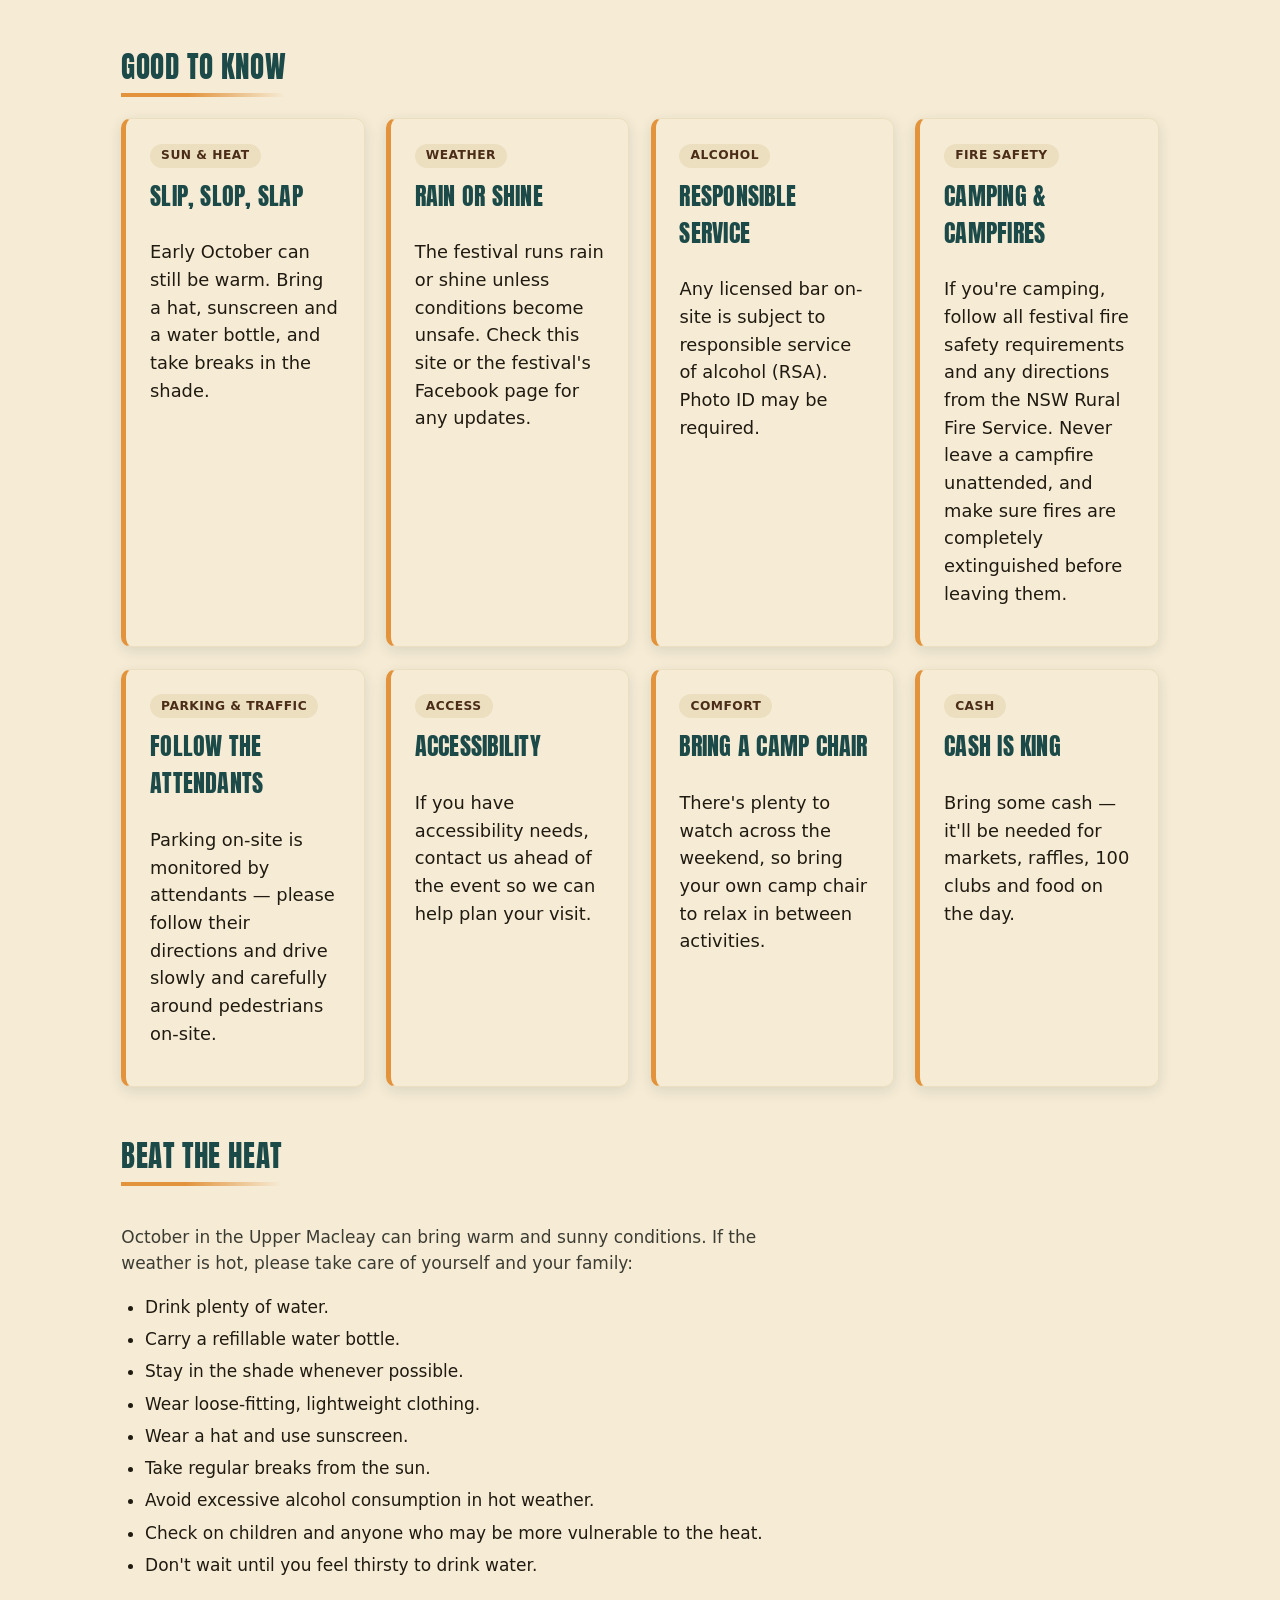
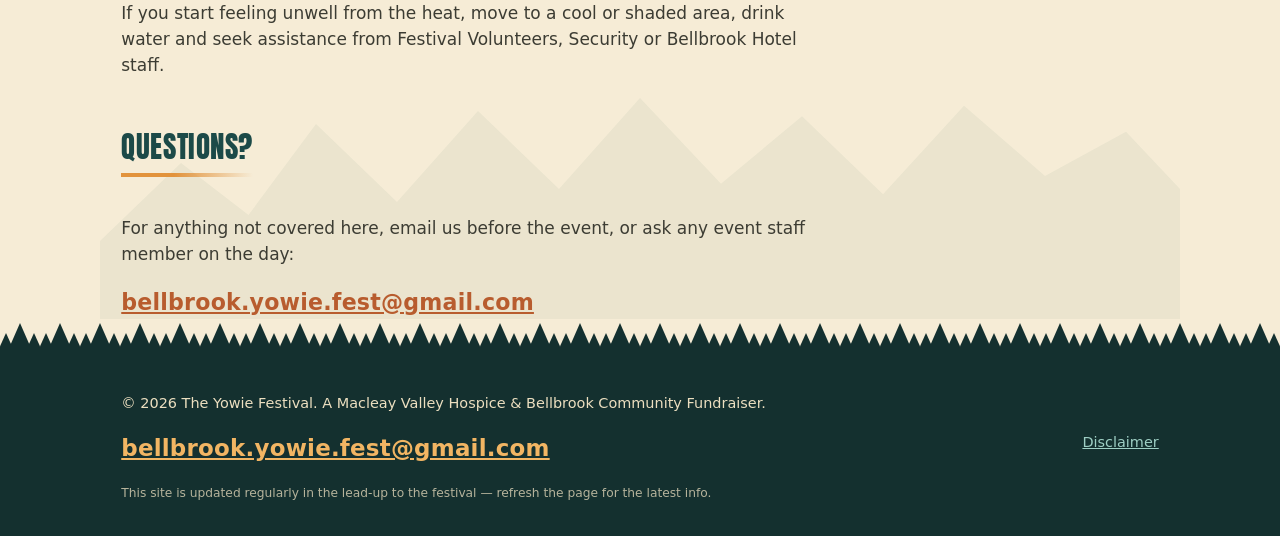
<file: safety.html>
<!DOCTYPE html>
<html lang="en">
<head>
<meta charset="UTF-8">
<meta name="viewport" content="width=device-width, initial-scale=1.0">
<title>The Yowie Festival — Safety</title>
<meta name="description" content="Safety information for The Yowie Festival, 2–4 October 2026 at The Bellbrook Hotel, Bellbrook NSW.">
<link rel="preconnect" href="https://fonts.googleapis.com">
<link rel="preconnect" href="https://fonts.gstatic.com" crossorigin>
<link href="https://fonts.googleapis.com/css2?family=Anton&family=Kaushan+Script&display=swap" rel="stylesheet">
<link rel="stylesheet" href="assets/styles.css">
</head>
<body>

<header class="site-header">
  <div class="container">
    <a class="brand" href="index.html">
      <span class="brand-mark" aria-hidden="true">🦶</span>
      <span class="brand-text">The Yowie Festival<small>Bellbrook, NSW · 2–4 October 2026</small></span>
    </a>
    <nav class="site-nav">
      <a href="index.html">Home</a>
      <a href="schedule.html">Schedule</a>
      <a href="safety.html" aria-current="page">Safety</a>
      <a href="vendors.html">Stalls &amp; Sponsors</a>
    </nav>
  </div>
</header>

<main class="container">

  <section id="safety-intro">
    <h1 class="section-title">Safety at The Yowie Festival</h1>
    <p class="section-intro">
      The Yowie Festival is a family event, and everyone's safety is the top priority.
      The festival is an outdoor community event, and conditions can change quickly,
      particularly with weather, fire and river conditions. Children must be supervised
      at all times. Please follow the directions of event staff, volunteers and marshals
      at all times, and look out for each other over the weekend.
    </p>
    <p class="section-intro">
      Before and during the festival, keep up to date with weather warnings and
      forecasts, and follow any directions issued by festival organisers or emergency
      services. If severe weather is forecast, please follow instructions from festival
      staff and move to a safe location when directed.
    </p>
    <p class="section-intro">
      Phone service in the area can be intermittent &mdash; Telstra appears to be the
      most reliable carrier.
    </p>
  </section>

  <section id="emergency">
    <h2 class="section-title">In an emergency</h2>
    <div class="card-grid">
      <div class="card">
        <div class="meta">Life-threatening emergency</div>
        <h3>Call 000</h3>
        <p>For police, fire or ambulance, call 000 immediately and tell the operator you're at The Bellbrook Hotel, Bellbrook.</p>
      </div>
      <div class="card">
        <div class="meta">First aid</div>
        <h3>Slim Dusty Room</h3>
        <p>Approach a member of the Security Team, Festival Volunteers or Bellbrook Hotel
        staff, who can assist you and direct you to first aid support in the Slim Dusty Room.</p>
      </div>
      <div class="card">
        <div class="meta">Defibrillator</div>
        <h3>AED location</h3>
        <p>A defibrillator (AED) is on the front wall of The Bellbrook Hotel, at the
        General Store end (left-hand side when facing the hotel). Familiarise yourself
        with its location when you arrive. In an emergency, alert Security, a Festival
        Volunteer or Hotel staff member immediately.</p>
      </div>
      <div class="card">
        <div class="meta">Lost person or child</div>
        <h3>Muster point: Bellbrook Park</h3>
        <p>Report a lost child or person to the nearest event staff member straight away.</p>
      </div>
    </div>

    <div class="map-embed">
      <iframe
        src="https://www.google.com/maps?ll=-30.818692,152.512114&z=16&output=embed"
        title="Map of The Bellbrook Hotel area, near the muster point"
        loading="lazy"
        referrerpolicy="no-referrer-when-downgrade">
      </iframe>
    </div>
    <p class="section-intro map-note">
      Muster point is Bellbrook Park. The map below shows The Bellbrook Hotel area, right
      by the park.
      <a href="https://www.google.com/maps/search/?api=1&query=The+Bellbrook+Hotel,+Bellbrook+NSW" target="_blank" rel="noopener">
        Open in Google Maps
      </a>
      to get directions or save the location.
    </p>
  </section>

  <section id="on-the-day">
    <h2 class="section-title">Good to know</h2>
    <div class="card-grid">
      <div class="card">
        <div class="meta">Sun &amp; heat</div>
        <h3>Slip, slop, slap</h3>
        <p>Early October can still be warm. Bring a hat, sunscreen and a water bottle, and take breaks in the shade.</p>
      </div>
      <div class="card">
        <div class="meta">Weather</div>
        <h3>Rain or shine</h3>
        <p>The festival runs rain or shine unless conditions become unsafe. Check this site or the festival's Facebook page for any updates.</p>
      </div>
      <div class="card">
        <div class="meta">Alcohol</div>
        <h3>Responsible service</h3>
        <p>Any licensed bar on-site is subject to responsible service of alcohol (RSA). Photo ID may be required.</p>
      </div>
      <div class="card">
        <div class="meta">Fire safety</div>
        <h3>Camping &amp; campfires</h3>
        <p>If you're camping, follow all festival fire safety requirements and any
        directions from the NSW Rural Fire Service. Never leave a campfire unattended,
        and make sure fires are completely extinguished before leaving them.</p>
      </div>
      <div class="card">
        <div class="meta">Parking &amp; traffic</div>
        <h3>Follow the attendants</h3>
        <p>Parking on-site is monitored by attendants — please follow their directions and drive slowly and carefully around pedestrians on-site.</p>
      </div>
      <div class="card">
        <div class="meta">Access</div>
        <h3>Accessibility</h3>
        <p>If you have accessibility needs, contact us ahead of the event so we can help plan your visit.</p>
      </div>
      <div class="card">
        <div class="meta">Comfort</div>
        <h3>Bring a camp chair</h3>
        <p>There's plenty to watch across the weekend, so bring your own camp chair to relax in between activities.</p>
      </div>
      <div class="card">
        <div class="meta">Cash</div>
        <h3>Cash is king</h3>
        <p>Bring some cash — it'll be needed for markets, raffles, 100 clubs and food on the day.</p>
      </div>
    </div>
  </section>

  <section id="beat-the-heat">
    <h2 class="section-title">Beat the heat</h2>
    <p class="section-intro">
      October in the Upper Macleay can bring warm and sunny conditions. If the weather is
      hot, please take care of yourself and your family:
    </p>
    <ul class="safety-list">
      <li>Drink plenty of water.</li>
      <li>Carry a refillable water bottle.</li>
      <li>Stay in the shade whenever possible.</li>
      <li>Wear loose-fitting, lightweight clothing.</li>
      <li>Wear a hat and use sunscreen.</li>
      <li>Take regular breaks from the sun.</li>
      <li>Avoid excessive alcohol consumption in hot weather.</li>
      <li>Check on children and anyone who may be more vulnerable to the heat.</li>
      <li>Don't wait until you feel thirsty to drink water.</li>
    </ul>
    <p class="section-intro">
      If you start feeling unwell from the heat, move to a cool or shaded area, drink
      water and seek assistance from Festival Volunteers, Security or Bellbrook Hotel
      staff.
    </p>
  </section>

  <section id="safety-contact">
    <h2 class="section-title">Questions?</h2>
    <p class="section-intro">
      For anything not covered here, email us before the event, or ask any event staff
      member on the day:
    </p>
    <p class="email-cta">
      <a href="mailto:bellbrook.yowie.fest@gmail.com">bellbrook.yowie.fest@gmail.com</a>
    </p>
  </section>

</main>

<footer class="site-footer">
  <div class="container">
    <div>&copy; <span id="year">2026</span> The Yowie Festival. A Macleay Valley Hospice &amp; Bellbrook Community Fundraiser.</div>
    <div><a href="mailto:bellbrook.yowie.fest@gmail.com" class="footer-email">bellbrook.yowie.fest@gmail.com</a></div>
    <div><a href="disclaimer.html">Disclaimer</a></div>
    <div class="footer-note">This site is updated regularly in the lead-up to the festival &mdash; refresh the page for the latest info.</div>
  </div>
</footer>

</body>
</html>
</file>
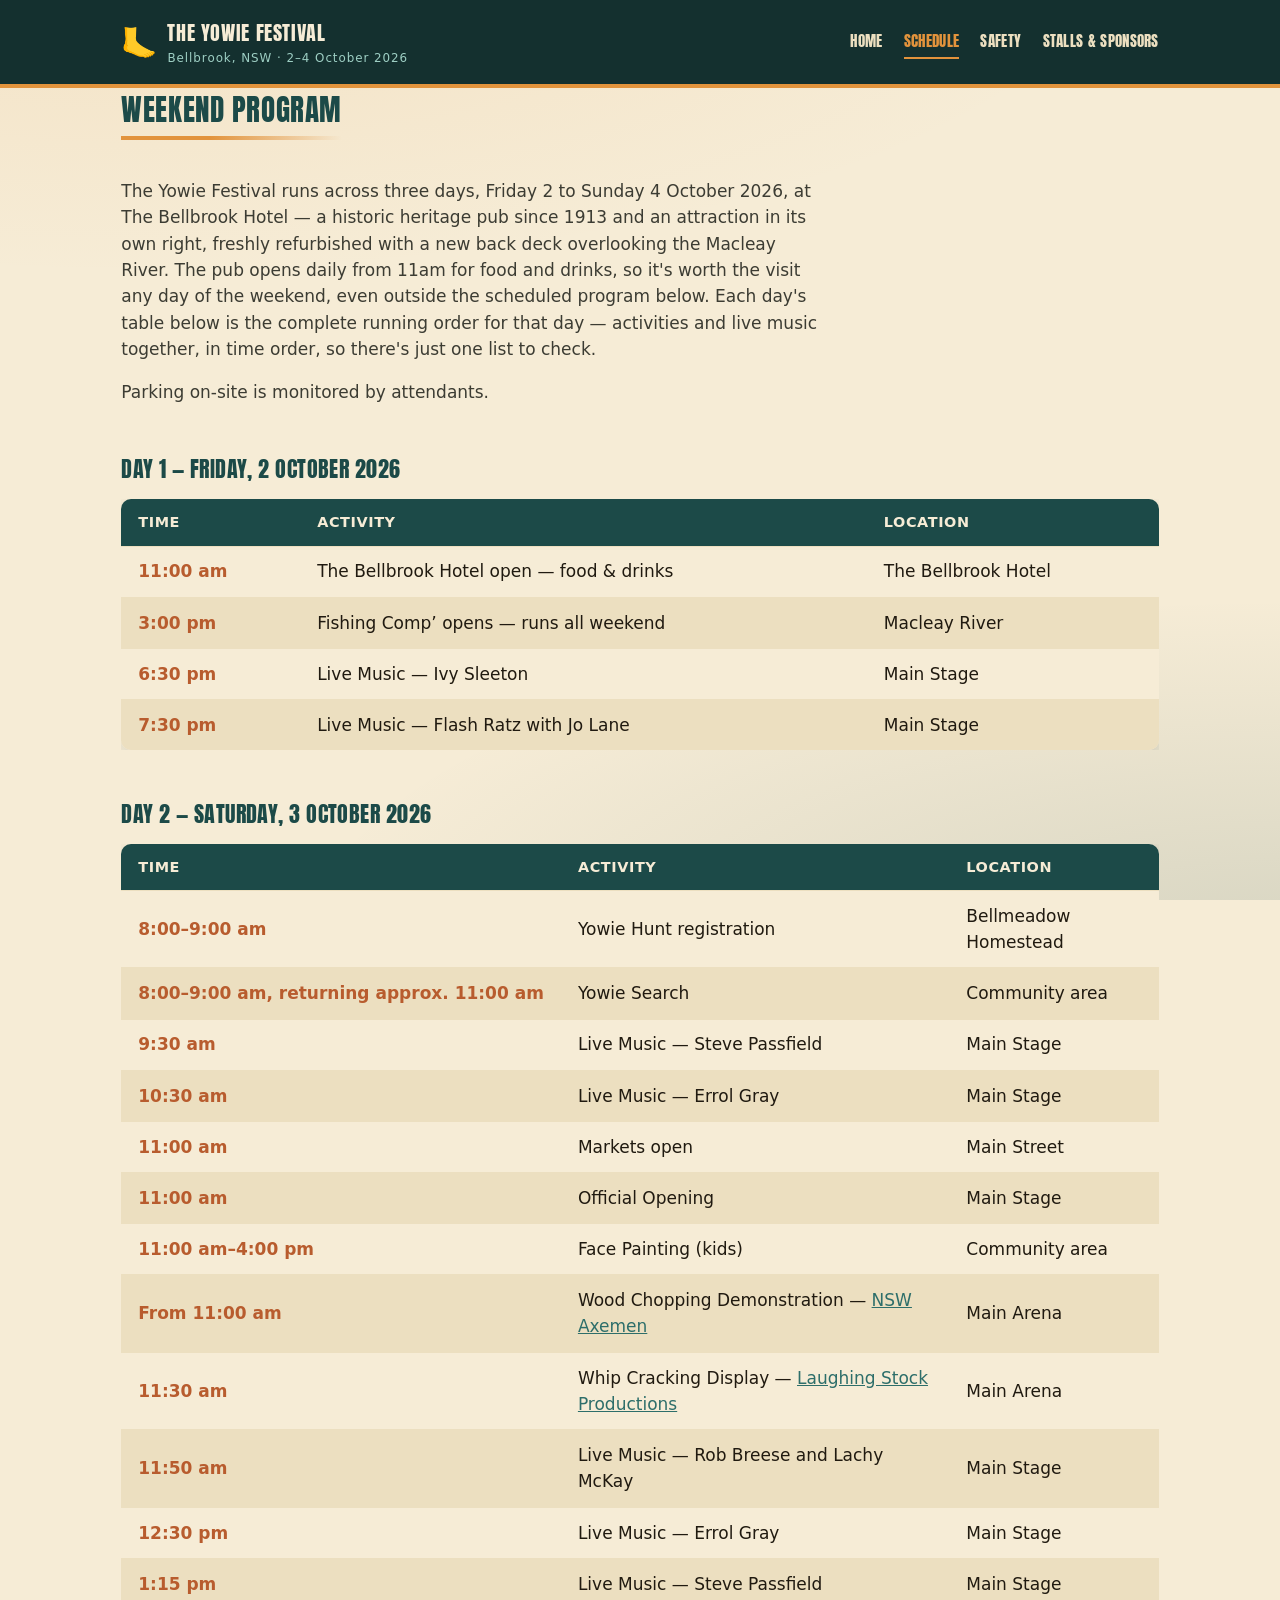
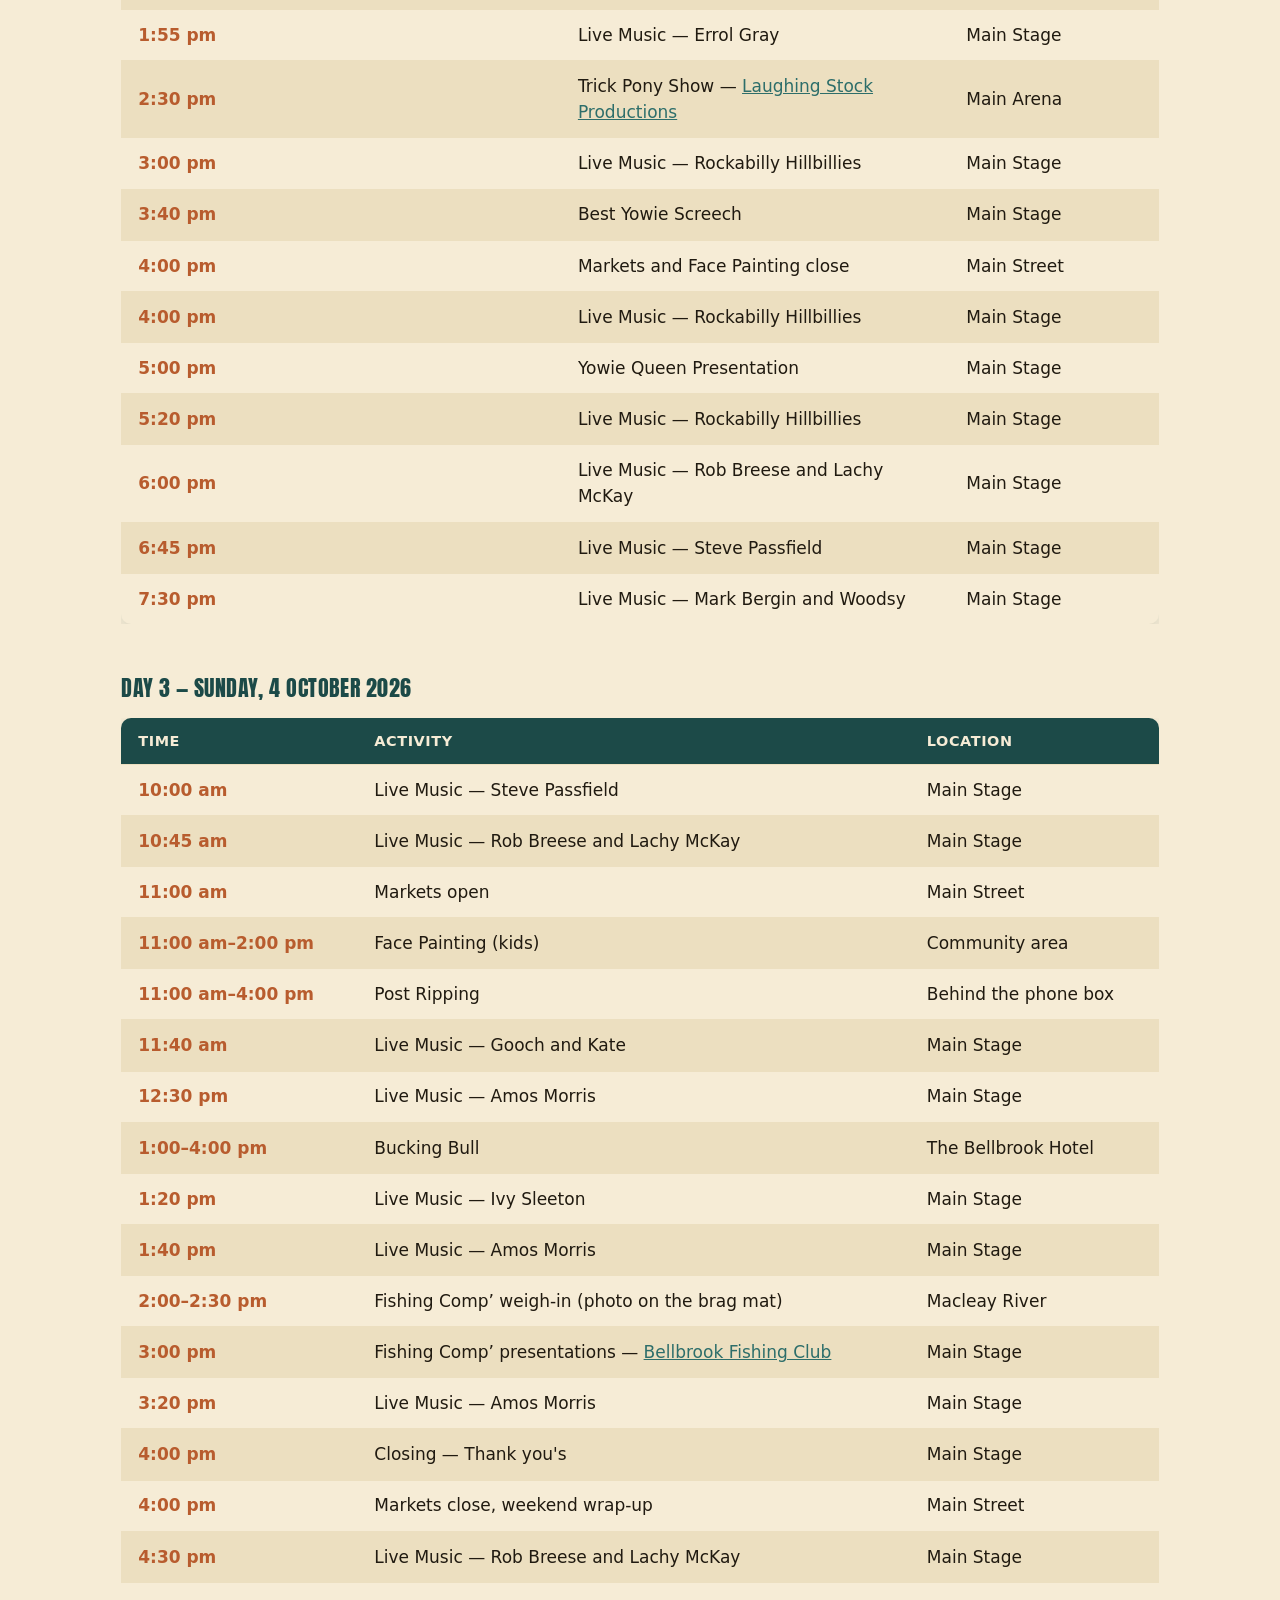
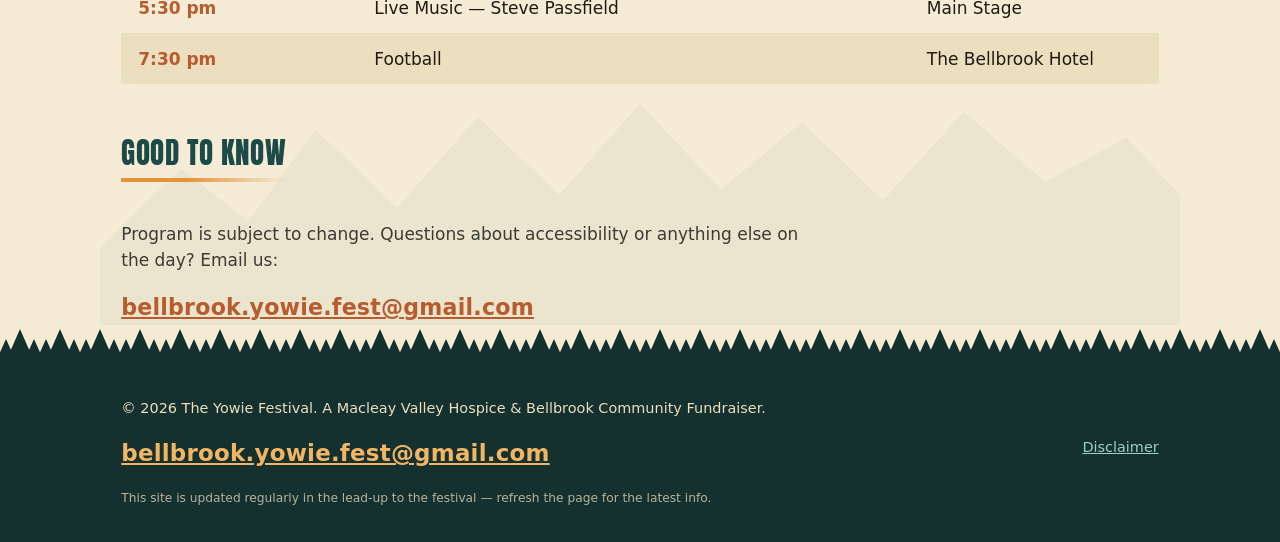
<file: schedule.html>
<!DOCTYPE html>
<html lang="en">
<head>
<meta charset="UTF-8">
<meta name="viewport" content="width=device-width, initial-scale=1.0">
<title>The Yowie Festival — Schedule</title>
<meta name="description" content="Three-day program for The Yowie Festival, 2–4 October 2026 in Bellbrook, NSW.">
<link rel="preconnect" href="https://fonts.googleapis.com">
<link rel="preconnect" href="https://fonts.gstatic.com" crossorigin>
<link href="https://fonts.googleapis.com/css2?family=Anton&family=Kaushan+Script&display=swap" rel="stylesheet">
<link rel="stylesheet" href="assets/styles.css">
</head>
<body>

<header class="site-header">
  <div class="container">
    <a class="brand" href="index.html">
      <span class="brand-mark" aria-hidden="true">🦶</span>
      <span class="brand-text">The Yowie Festival<small>Bellbrook, NSW · 2–4 October 2026</small></span>
    </a>
    <nav class="site-nav">
      <a href="index.html">Home</a>
      <a href="schedule.html" aria-current="page">Schedule</a>
      <a href="safety.html">Safety</a>
      <a href="vendors.html">Stalls &amp; Sponsors</a>
    </nav>
  </div>
</header>

<main class="container">

  <section id="schedule-intro">
    <h1 class="section-title">Weekend program</h1>
    <p class="section-intro">
      The Yowie Festival runs across three days, Friday 2 to Sunday 4 October 2026, at
      The Bellbrook Hotel &mdash; a historic heritage pub since 1913 and an attraction
      in its own right, freshly refurbished with a new back deck overlooking the
      Macleay River. The pub opens daily from 11am for food and drinks, so it's worth
      the visit any day of the weekend, even outside the scheduled program below.
      Each day's table below is the complete running order for that day &mdash;
      activities and live music together, in time order, so there's just one list to
      check.
    </p>
    <p class="section-intro">
      Parking on-site is monitored by attendants.
    </p>
  </section>

  <section id="day-one">
    <div class="schedule-day">
      <h3>Day 1 — Friday, 2 October 2026</h3>
      <div class="schedule-table-wrap">
        <table class="schedule-table">
        <thead>
          <tr><th>Time</th><th>Activity</th><th>Location</th></tr>
        </thead>
        <tbody>
          <tr><td class="time">11:00 am</td><td>The Bellbrook Hotel open &mdash; food &amp; drinks</td><td>The Bellbrook Hotel</td></tr>
          <tr><td class="time">3:00 pm</td><td>Fishing Comp&rsquo; opens &mdash; runs all weekend</td><td>Macleay River</td></tr>
          <tr><td class="time">6:30 pm</td><td>Live Music &mdash; Ivy Sleeton</td><td>Main Stage</td></tr>
          <tr><td class="time">7:30 pm</td><td>Live Music &mdash; Flash Ratz with Jo Lane</td><td>Main Stage</td></tr>
        </tbody>
      </table>
      </div>
    </div>
  </section>

  <section id="day-two">
    <div class="schedule-day">
      <h3>Day 2 — Saturday, 3 October 2026</h3>
      <div class="schedule-table-wrap">
        <table class="schedule-table">
        <thead>
          <tr><th>Time</th><th>Activity</th><th>Location</th></tr>
        </thead>
        <tbody>
          <tr><td class="time">8:00&ndash;9:00 am</td><td>Yowie Hunt registration</td><td>Bellmeadow Homestead</td></tr>
          <tr><td class="time">8:00&ndash;9:00 am, returning approx. 11:00 am</td><td>Yowie Search</td><td>Community area</td></tr>
          <tr><td class="time">9:30 am</td><td>Live Music &mdash; Steve Passfield</td><td>Main Stage</td></tr>
          <tr><td class="time">10:30 am</td><td>Live Music &mdash; Errol Gray</td><td>Main Stage</td></tr>
          <tr><td class="time">11:00 am</td><td>Markets open</td><td>Main Street</td></tr>
          <tr><td class="time">11:00 am</td><td>Official Opening</td><td>Main Stage</td></tr>
          <tr><td class="time">11:00 am&ndash;4:00 pm</td><td>Face Painting (kids)</td><td>Community area</td></tr>
          <tr><td class="time">From 11:00 am</td><td>Wood Chopping Demonstration &mdash; <a href="https://www.nswaxemens.com/" target="_blank" rel="noopener">NSW Axemen</a></td><td>Main Arena</td></tr>
          <tr><td class="time">11:30 am</td><td>Whip Cracking Display &mdash; <a href="https://www.facebook.com/p/Laughing-Stock-Productions-61559338857098/" target="_blank" rel="noopener">Laughing Stock Productions</a></td><td>Main Arena</td></tr>
          <tr><td class="time">11:50 am</td><td>Live Music &mdash; Rob Breese and Lachy McKay</td><td>Main Stage</td></tr>
          <tr><td class="time">12:30 pm</td><td>Live Music &mdash; Errol Gray</td><td>Main Stage</td></tr>
          <tr><td class="time">1:15 pm</td><td>Live Music &mdash; Steve Passfield</td><td>Main Stage</td></tr>
          <tr><td class="time">1:55 pm</td><td>Live Music &mdash; Errol Gray</td><td>Main Stage</td></tr>
          <tr><td class="time">2:30 pm</td><td>Trick Pony Show &mdash; <a href="https://www.facebook.com/p/Laughing-Stock-Productions-61559338857098/" target="_blank" rel="noopener">Laughing Stock Productions</a></td><td>Main Arena</td></tr>
          <tr><td class="time">3:00 pm</td><td>Live Music &mdash; Rockabilly Hillbillies</td><td>Main Stage</td></tr>
          <tr><td class="time">3:40 pm</td><td>Best Yowie Screech</td><td>Main Stage</td></tr>
          <tr><td class="time">4:00 pm</td><td>Markets and Face Painting close</td><td>Main Street</td></tr>
          <tr><td class="time">4:00 pm</td><td>Live Music &mdash; Rockabilly Hillbillies</td><td>Main Stage</td></tr>
          <tr><td class="time">5:00 pm</td><td>Yowie Queen Presentation</td><td>Main Stage</td></tr>
          <tr><td class="time">5:20 pm</td><td>Live Music &mdash; Rockabilly Hillbillies</td><td>Main Stage</td></tr>
          <tr><td class="time">6:00 pm</td><td>Live Music &mdash; Rob Breese and Lachy McKay</td><td>Main Stage</td></tr>
          <tr><td class="time">6:45 pm</td><td>Live Music &mdash; Steve Passfield</td><td>Main Stage</td></tr>
          <tr><td class="time">7:30 pm</td><td>Live Music &mdash; Mark Bergin and Woodsy</td><td>Main Stage</td></tr>
        </tbody>
      </table>
      </div>
    </div>
  </section>

  <section id="day-three">
    <div class="schedule-day">
      <h3>Day 3 — Sunday, 4 October 2026</h3>
      <div class="schedule-table-wrap">
        <table class="schedule-table">
        <thead>
          <tr><th>Time</th><th>Activity</th><th>Location</th></tr>
        </thead>
        <tbody>
          <tr><td class="time">10:00 am</td><td>Live Music &mdash; Steve Passfield</td><td>Main Stage</td></tr>
          <tr><td class="time">10:45 am</td><td>Live Music &mdash; Rob Breese and Lachy McKay</td><td>Main Stage</td></tr>
          <tr><td class="time">11:00 am</td><td>Markets open</td><td>Main Street</td></tr>
          <tr><td class="time">11:00 am&ndash;2:00 pm</td><td>Face Painting (kids)</td><td>Community area</td></tr>
          <tr><td class="time">11:00 am&ndash;4:00 pm</td><td>Post Ripping</td><td>Behind the phone box</td></tr>
          <tr><td class="time">11:40 am</td><td>Live Music &mdash; Gooch and Kate</td><td>Main Stage</td></tr>
          <tr><td class="time">12:30 pm</td><td>Live Music &mdash; Amos Morris</td><td>Main Stage</td></tr>
          <tr><td class="time">1:00&ndash;4:00 pm</td><td>Bucking Bull</td><td>The Bellbrook Hotel</td></tr>
          <tr><td class="time">1:20 pm</td><td>Live Music &mdash; Ivy Sleeton</td><td>Main Stage</td></tr>
          <tr><td class="time">1:40 pm</td><td>Live Music &mdash; Amos Morris</td><td>Main Stage</td></tr>
          <tr><td class="time">2:00&ndash;2:30 pm</td><td>Fishing Comp&rsquo; weigh-in (photo on the brag mat)</td><td>Macleay River</td></tr>
          <tr><td class="time">3:00 pm</td><td>Fishing Comp&rsquo; presentations &mdash; <a href="https://www.facebook.com/p/Bellbrook-Fishing-Club-100054504997573/" target="_blank" rel="noopener">Bellbrook Fishing Club</a></td><td>Main Stage</td></tr>
          <tr><td class="time">3:20 pm</td><td>Live Music &mdash; Amos Morris</td><td>Main Stage</td></tr>
          <tr><td class="time">4:00 pm</td><td>Closing &mdash; Thank you's</td><td>Main Stage</td></tr>
          <tr><td class="time">4:00 pm</td><td>Markets close, weekend wrap-up</td><td>Main Street</td></tr>
          <tr><td class="time">4:30 pm</td><td>Live Music &mdash; Rob Breese and Lachy McKay</td><td>Main Stage</td></tr>
          <tr><td class="time">5:30 pm</td><td>Live Music &mdash; Steve Passfield</td><td>Main Stage</td></tr>
          <tr><td class="time">7:30 pm</td><td>Football</td><td>The Bellbrook Hotel</td></tr>
        </tbody>
      </table>
      </div>
    </div>
  </section>

  <section id="schedule-notes">
    <h2 class="section-title">Good to know</h2>
    <p class="section-intro">
      Program is subject to change. Questions about accessibility or anything else on
      the day? Email us:
    </p>
    <p class="email-cta">
      <a href="mailto:bellbrook.yowie.fest@gmail.com">bellbrook.yowie.fest@gmail.com</a>
    </p>
  </section>

</main>

<footer class="site-footer">
  <div class="container">
    <div>&copy; <span id="year">2026</span> The Yowie Festival. A Macleay Valley Hospice &amp; Bellbrook Community Fundraiser.</div>
    <div><a href="mailto:bellbrook.yowie.fest@gmail.com" class="footer-email">bellbrook.yowie.fest@gmail.com</a></div>
    <div><a href="disclaimer.html">Disclaimer</a></div>
    <div class="footer-note">This site is updated regularly in the lead-up to the festival &mdash; refresh the page for the latest info.</div>
  </div>
</footer>

</body>
</html>
</file>
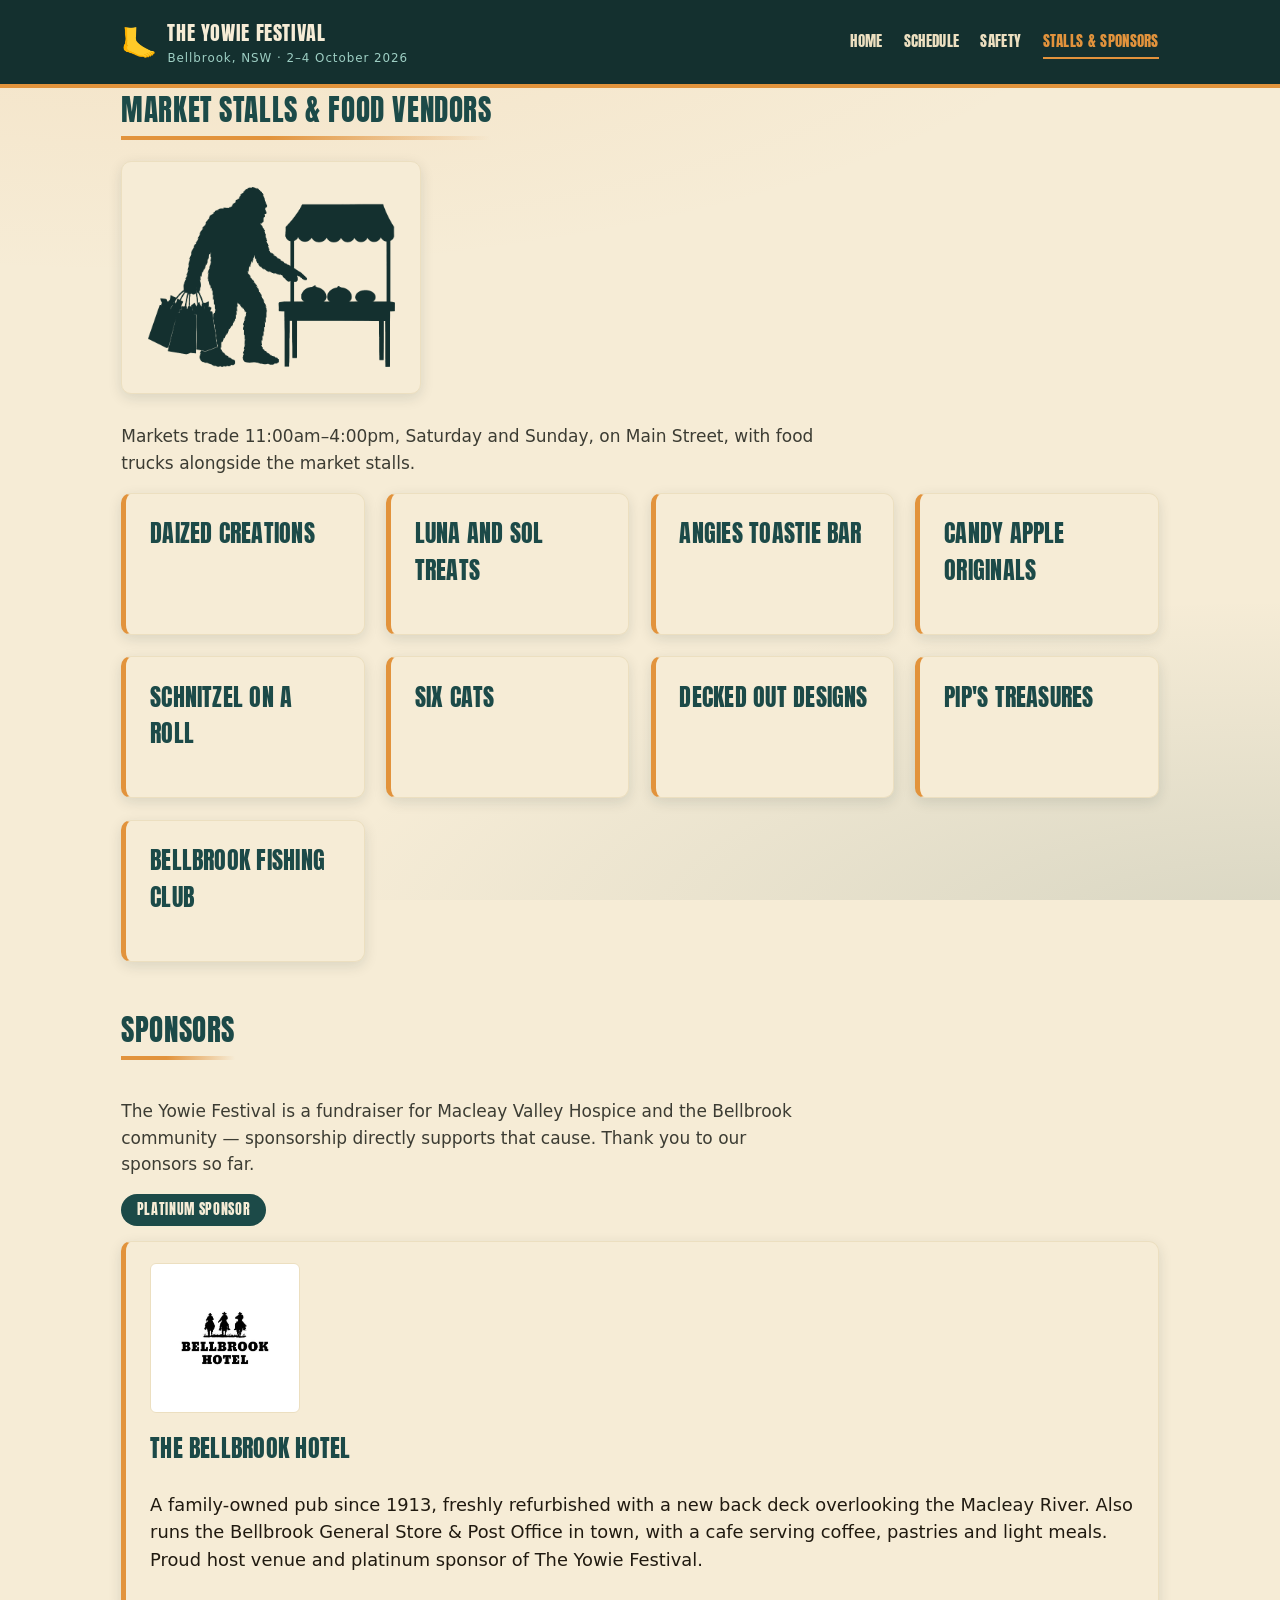
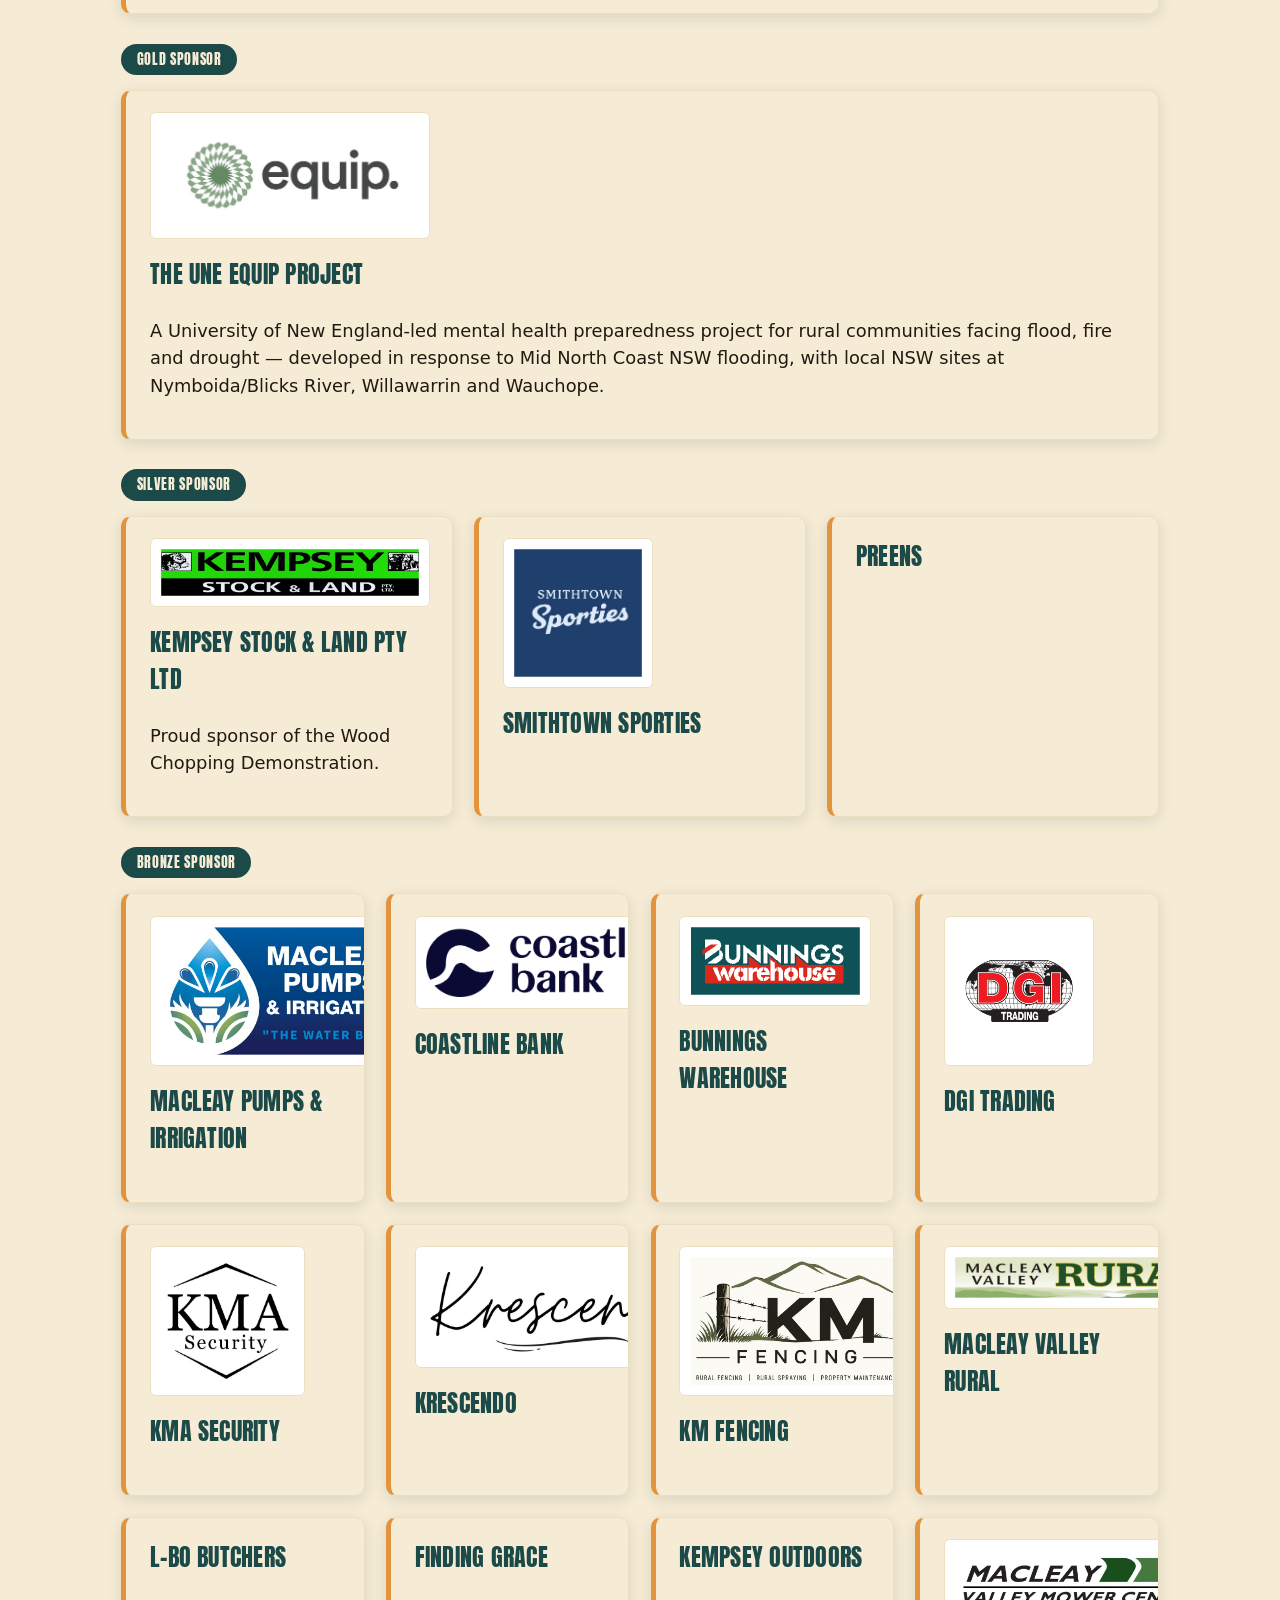
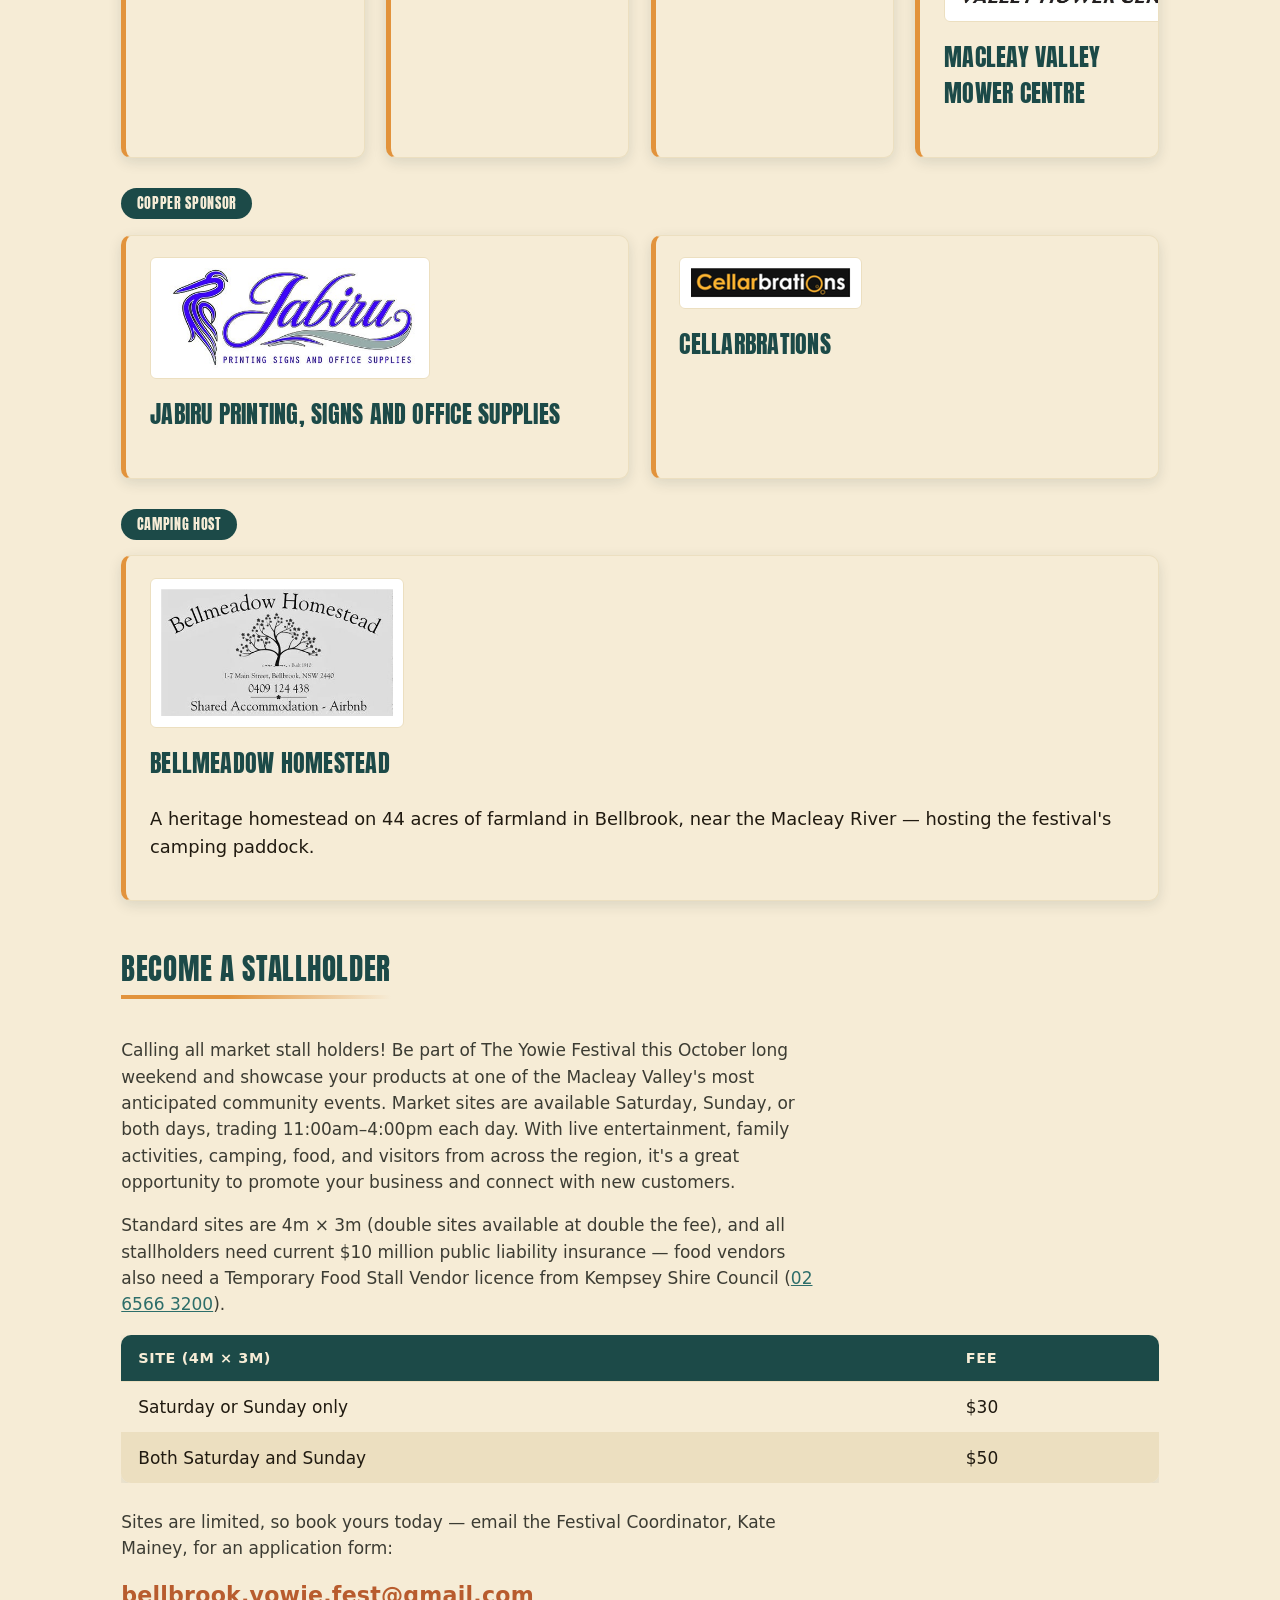
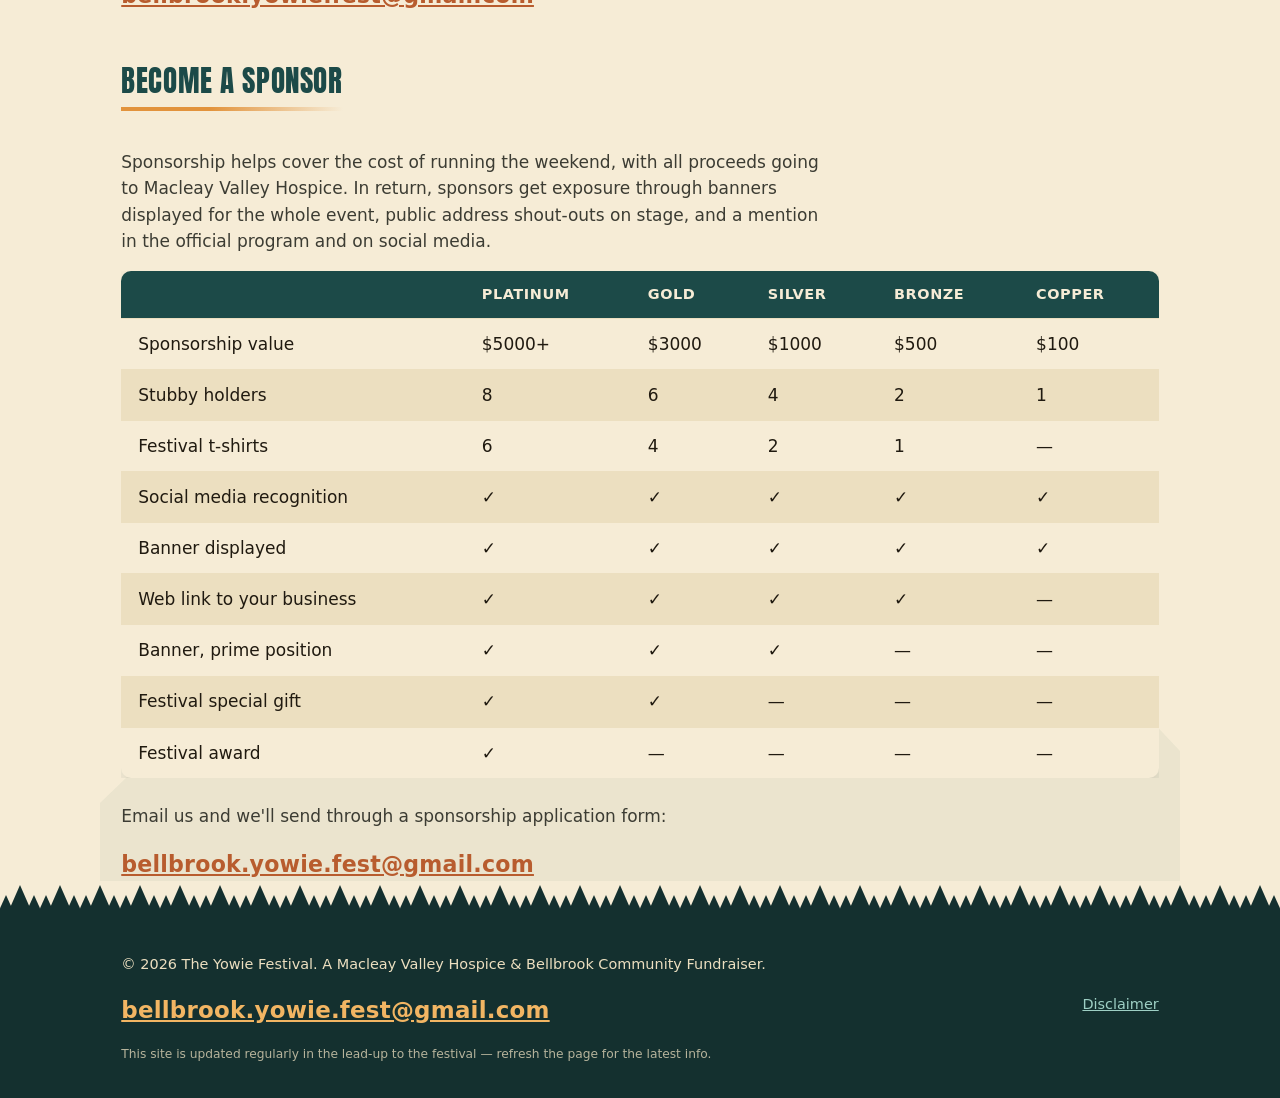
<file: vendors.html>
<!DOCTYPE html>
<html lang="en">
<head>
<meta charset="UTF-8">
<meta name="viewport" content="width=device-width, initial-scale=1.0">
<title>The Yowie Festival — Stalls &amp; Sponsors</title>
<meta name="description" content="Market stalls, food vendors and sponsors at The Yowie Festival, 2–4 October 2026 in Bellbrook, NSW.">
<link rel="preconnect" href="https://fonts.googleapis.com">
<link rel="preconnect" href="https://fonts.gstatic.com" crossorigin>
<link href="https://fonts.googleapis.com/css2?family=Anton&family=Kaushan+Script&display=swap" rel="stylesheet">
<link rel="stylesheet" href="assets/styles.css">
</head>
<body>

<header class="site-header">
  <div class="container">
    <a class="brand" href="index.html">
      <span class="brand-mark" aria-hidden="true">🦶</span>
      <span class="brand-text">The Yowie Festival<small>Bellbrook, NSW · 2–4 October 2026</small></span>
    </a>
    <nav class="site-nav">
      <a href="index.html">Home</a>
      <a href="schedule.html">Schedule</a>
      <a href="safety.html">Safety</a>
      <a href="vendors.html" aria-current="page">Stalls &amp; Sponsors</a>
    </nav>
  </div>
</header>

<main class="container">

  <section id="stalls">
    <h1 class="section-title">Market stalls &amp; food vendors</h1>

    <div class="activity-illustration">
      <img src="assets/img/yowie-markets.png" alt="The Yowie, arms full of shopping bags, pointing at an item on a market stall">
    </div>

    <p class="section-intro">
      Markets trade 11:00am&ndash;4:00pm, Saturday and Sunday, on Main Street,
      with food trucks alongside the market stalls.
    </p>
    <div class="card-grid">
      <div class="card"><h3>Daized Creations</h3></div>
      <div class="card"><h3>Luna and Sol Treats</h3></div>
      <div class="card"><h3>Angies Toastie Bar</h3></div>
      <div class="card"><h3>Candy Apple Originals</h3></div>
      <div class="card"><h3>Schnitzel on a Roll</h3></div>
      <div class="card"><h3>Six Cats</h3></div>
      <div class="card"><h3>Decked Out Designs</h3></div>
      <div class="card"><h3>Pip's Treasures</h3></div>
      <div class="card"><h3><a href="https://www.facebook.com/p/Bellbrook-Fishing-Club-100054504997573/" target="_blank" rel="noopener">Bellbrook Fishing Club</a></h3></div>
    </div>
  </section>

  <section id="sponsors">
    <h2 class="section-title">Sponsors</h2>
    <p class="section-intro">
      The Yowie Festival is a fundraiser for Macleay Valley Hospice and the Bellbrook
      community — sponsorship directly supports that cause. Thank you to our sponsors
      so far.
    </p>

    <div class="tier-heading">Platinum sponsor</div>
    <div class="card-grid">
      <div class="card sponsor-card">
        <a href="https://www.bellbrookhotel.com.au/" target="_blank" rel="noopener">
          <img class="sponsor-logo" src="assets/img/sponsor-bellbrook-hotel.jpg" alt="Bellbrook Hotel logo">
        </a>
        <h3><a href="https://www.bellbrookhotel.com.au/" target="_blank" rel="noopener">The Bellbrook Hotel</a></h3>
        <p>A family-owned pub since 1913, freshly refurbished with a new back deck
        overlooking the Macleay River. Also runs the Bellbrook General Store &amp;
        Post Office in town, with a cafe serving coffee, pastries and light meals.
        Proud host venue and platinum sponsor of The Yowie Festival.</p>
      </div>
    </div>

    <div class="tier-heading">Gold sponsor</div>
    <div class="card-grid">
      <div class="card sponsor-card">
        <a href="https://www.une.edu.au/about-une/faculty-of-medicine-and-health/school-of-psychology/research/psychosocial-health-and-wellbeing-focussing-on-rural-communities/equip" target="_blank" rel="noopener">
          <img class="sponsor-logo" src="assets/img/sponsor-une-equip.jpg" alt="Equip — UNE Equip Project logo">
        </a>
        <h3><a href="https://www.une.edu.au/about-une/faculty-of-medicine-and-health/school-of-psychology/research/psychosocial-health-and-wellbeing-focussing-on-rural-communities/equip" target="_blank" rel="noopener">The UNE Equip Project</a></h3>
        <p>A University of New England-led mental health preparedness project for rural communities facing flood, fire and drought — developed in response to Mid North Coast NSW flooding, with local NSW sites at Nymboida/Blicks River, Willawarrin and Wauchope.</p>
      </div>
    </div>

    <div class="tier-heading">Silver sponsor</div>
    <div class="card-grid">
      <div class="card sponsor-card">
        <img class="sponsor-logo" src="assets/img/sponsor-kempsey-stock-and-land.jpg" alt="Kempsey Stock &amp; Land Pty Ltd logo">
        <h3><a href="https://www.kempseystockandland.com.au/properties" target="_blank" rel="noopener">Kempsey Stock &amp; Land Pty Ltd</a></h3>
        <p>Proud sponsor of the Wood Chopping Demonstration.</p>
      </div>
      <div class="card sponsor-card">
        <img class="sponsor-logo" src="assets/img/sponsor-smithtown-sporties.jpg" alt="Smithtown Sporties logo">
        <h3><a href="https://www.kempseymacleayrsl.com.au/smithtown-sporties/" target="_blank" rel="noopener">Smithtown Sporties</a></h3>
      </div>
      <div class="card sponsor-card">
        <h3>Preens</h3>
      </div>
    </div>

    <div class="tier-heading">Bronze sponsor</div>
    <div class="card-grid">
      <div class="card sponsor-card">
        <img class="sponsor-logo" src="assets/img/sponsor-macleay-pumps-irrigation.jpg" alt="Macleay Pumps &amp; Irrigation logo">
        <h3><a href="https://www.macleaypumps.com.au/" target="_blank" rel="noopener">Macleay Pumps &amp; Irrigation</a></h3>
      </div>
      <div class="card sponsor-card">
        <a href="https://www.coastline.com.au/" target="_blank" rel="noopener">
          <img class="sponsor-logo" src="assets/img/sponsor-coastline-bank.png" alt="Coastline Bank logo">
        </a>
        <h3><a href="https://www.coastline.com.au/" target="_blank" rel="noopener">Coastline Bank</a></h3>
      </div>
      <div class="card sponsor-card">
        <a href="https://www.bunnings.com.au/" target="_blank" rel="noopener">
          <img class="sponsor-logo" src="assets/img/sponsor-bunnings-warehouse.png" alt="Bunnings Warehouse logo">
        </a>
        <h3><a href="https://www.bunnings.com.au/" target="_blank" rel="noopener">Bunnings Warehouse</a></h3>
      </div>
      <div class="card sponsor-card">
        <a href="https://www.dgitrading.com/" target="_blank" rel="noopener">
          <img class="sponsor-logo" src="assets/img/sponsor-dgi-trading.png" alt="DGI Trading logo">
        </a>
        <h3><a href="https://www.dgitrading.com/" target="_blank" rel="noopener">DGI Trading</a></h3>
      </div>
      <div class="card sponsor-card">
        <img class="sponsor-logo" src="assets/img/sponsor-kma-security.jpg" alt="KMA Security logo">
        <h3>KMA Security</h3>
      </div>
      <div class="card sponsor-card">
        <img class="sponsor-logo" src="assets/img/sponsor-krescendo.jpg" alt="Krescendo logo">
        <h3>Krescendo</h3>
      </div>
      <div class="card sponsor-card">
        <img class="sponsor-logo" src="assets/img/sponsor-km-fencing.jpg" alt="KM Fencing logo">
        <h3>KM Fencing</h3>
      </div>
      <div class="card sponsor-card">
        <a href="https://www.macleayvalleyrural.com.au/" target="_blank" rel="noopener">
          <img class="sponsor-logo" src="assets/img/sponsor-macleay-valley-rural.png" alt="Macleay Valley Rural logo">
        </a>
        <h3><a href="https://www.macleayvalleyrural.com.au/" target="_blank" rel="noopener">Macleay Valley Rural</a></h3>
      </div>
      <div class="card sponsor-card">
        <h3><a href="https://www.facebook.com/LBoButchery/" target="_blank" rel="noopener">L-Bo Butchers</a></h3>
      </div>
      <div class="card sponsor-card">
        <h3><a href="https://www.facebook.com/p/Finding-Grace-Wellness-and-Sustainability-100083022083372/" target="_blank" rel="noopener">Finding Grace</a></h3>
      </div>
      <div class="card sponsor-card">
        <h3><a href="https://camping-world-compleat-angler-kempsey.square.site/" target="_blank" rel="noopener">Kempsey Outdoors</a></h3>
      </div>
      <div class="card sponsor-card">
        <a href="https://www.macleaymowers.com/" target="_blank" rel="noopener">
          <img class="sponsor-logo" src="assets/img/sponsor-macleay-valley-mower-centre.png" alt="Macleay Valley Mower Centre logo">
        </a>
        <h3><a href="https://www.macleaymowers.com/" target="_blank" rel="noopener">Macleay Valley Mower Centre</a></h3>
      </div>
    </div>

    <div class="tier-heading">Copper sponsor</div>
    <div class="card-grid">
      <div class="card sponsor-card">
        <img class="sponsor-logo" src="assets/img/sponsor-jabiru-printing.jpg" alt="Jabiru Printing, Signs and Office Supplies logo">
        <h3>Jabiru Printing, Signs and Office Supplies</h3>
      </div>
      <div class="card sponsor-card">
        <img class="sponsor-logo" src="assets/img/sponsor-cellarbrations.png" alt="Cellarbrations logo">
        <h3>Cellarbrations</h3>
      </div>
    </div>

    <div class="tier-heading">Camping host</div>
    <div class="card-grid">
      <div class="card sponsor-card">
        <img class="sponsor-logo" src="assets/img/sponsor-bellmeadow-homestead.jpg" alt="Bellmeadow Homestead logo">
        <h3><a href="https://www.bellmeadow-homestead.com/" target="_blank" rel="noopener">Bellmeadow Homestead</a></h3>
        <p>A heritage homestead on 44 acres of farmland in Bellbrook, near the Macleay
        River — hosting the festival's camping paddock.</p>
      </div>
    </div>
  </section>

  <section id="become-a-stallholder">
    <h2 class="section-title">Become a stallholder</h2>
    <p class="section-intro">
      Calling all market stall holders! Be part of The Yowie Festival this October
      long weekend and showcase your products at one of the Macleay Valley's most
      anticipated community events. Market sites are available Saturday, Sunday, or
      both days, trading 11:00am&ndash;4:00pm each day. With live entertainment,
      family activities, camping, food, and visitors from across the region, it's a
      great opportunity to promote your business and connect with new customers.
    </p>
    <p class="section-intro">
      Standard sites are 4m&nbsp;&times;&nbsp;3m (double sites available at double the
      fee), and all stallholders need current $10 million public liability insurance
      &mdash; food vendors also need a Temporary Food Stall Vendor licence from Kempsey
      Shire Council (<a href="tel:0265663200">02 6566 3200</a>).
    </p>
    <div class="schedule-table-wrap">
      <table class="schedule-table">
        <thead>
          <tr><th>Site (4m&nbsp;&times;&nbsp;3m)</th><th>Fee</th></tr>
        </thead>
        <tbody>
          <tr><td>Saturday or Sunday only</td><td>$30</td></tr>
          <tr><td>Both Saturday and Sunday</td><td>$50</td></tr>
        </tbody>
      </table>
    </div>
    <p class="section-intro">
      Sites are limited, so book yours today — email the Festival Coordinator, Kate
      Mainey, for an application form:
    </p>
    <p class="email-cta">
      <a href="mailto:bellbrook.yowie.fest@gmail.com">bellbrook.yowie.fest@gmail.com</a>
    </p>
  </section>

  <section id="become-a-sponsor">
    <h2 class="section-title">Become a sponsor</h2>
    <p class="section-intro">
      Sponsorship helps cover the cost of running the weekend, with all proceeds going
      to Macleay Valley Hospice. In return, sponsors get exposure through banners
      displayed for the whole event, public address shout-outs on stage, and a mention
      in the official program and on social media.
    </p>
    <div class="schedule-table-wrap">
      <table class="schedule-table">
        <thead>
          <tr><th></th><th>Platinum</th><th>Gold</th><th>Silver</th><th>Bronze</th><th>Copper</th></tr>
        </thead>
        <tbody>
          <tr><td>Sponsorship value</td><td>$5000+</td><td>$3000</td><td>$1000</td><td>$500</td><td>$100</td></tr>
          <tr><td>Stubby holders</td><td>8</td><td>6</td><td>4</td><td>2</td><td>1</td></tr>
          <tr><td>Festival t-shirts</td><td>6</td><td>4</td><td>2</td><td>1</td><td>&mdash;</td></tr>
          <tr><td>Social media recognition</td><td>&#10003;</td><td>&#10003;</td><td>&#10003;</td><td>&#10003;</td><td>&#10003;</td></tr>
          <tr><td>Banner displayed</td><td>&#10003;</td><td>&#10003;</td><td>&#10003;</td><td>&#10003;</td><td>&#10003;</td></tr>
          <tr><td>Web link to your business</td><td>&#10003;</td><td>&#10003;</td><td>&#10003;</td><td>&#10003;</td><td>&mdash;</td></tr>
          <tr><td>Banner, prime position</td><td>&#10003;</td><td>&#10003;</td><td>&#10003;</td><td>&mdash;</td><td>&mdash;</td></tr>
          <tr><td>Festival special gift</td><td>&#10003;</td><td>&#10003;</td><td>&mdash;</td><td>&mdash;</td><td>&mdash;</td></tr>
          <tr><td>Festival award</td><td>&#10003;</td><td>&mdash;</td><td>&mdash;</td><td>&mdash;</td><td>&mdash;</td></tr>
        </tbody>
      </table>
    </div>
    <p class="section-intro">
      Email us and we'll send through a sponsorship application form:
    </p>
    <p class="email-cta">
      <a href="mailto:bellbrook.yowie.fest@gmail.com">bellbrook.yowie.fest@gmail.com</a>
    </p>
  </section>

</main>

<footer class="site-footer">
  <div class="container">
    <div>&copy; <span id="year">2026</span> The Yowie Festival. A Macleay Valley Hospice &amp; Bellbrook Community Fundraiser.</div>
    <div><a href="mailto:bellbrook.yowie.fest@gmail.com" class="footer-email">bellbrook.yowie.fest@gmail.com</a></div>
    <div><a href="disclaimer.html">Disclaimer</a></div>
    <div class="footer-note">This site is updated regularly in the lead-up to the festival &mdash; refresh the page for the latest info.</div>
  </div>
</footer>

</body>
</html>
</file>
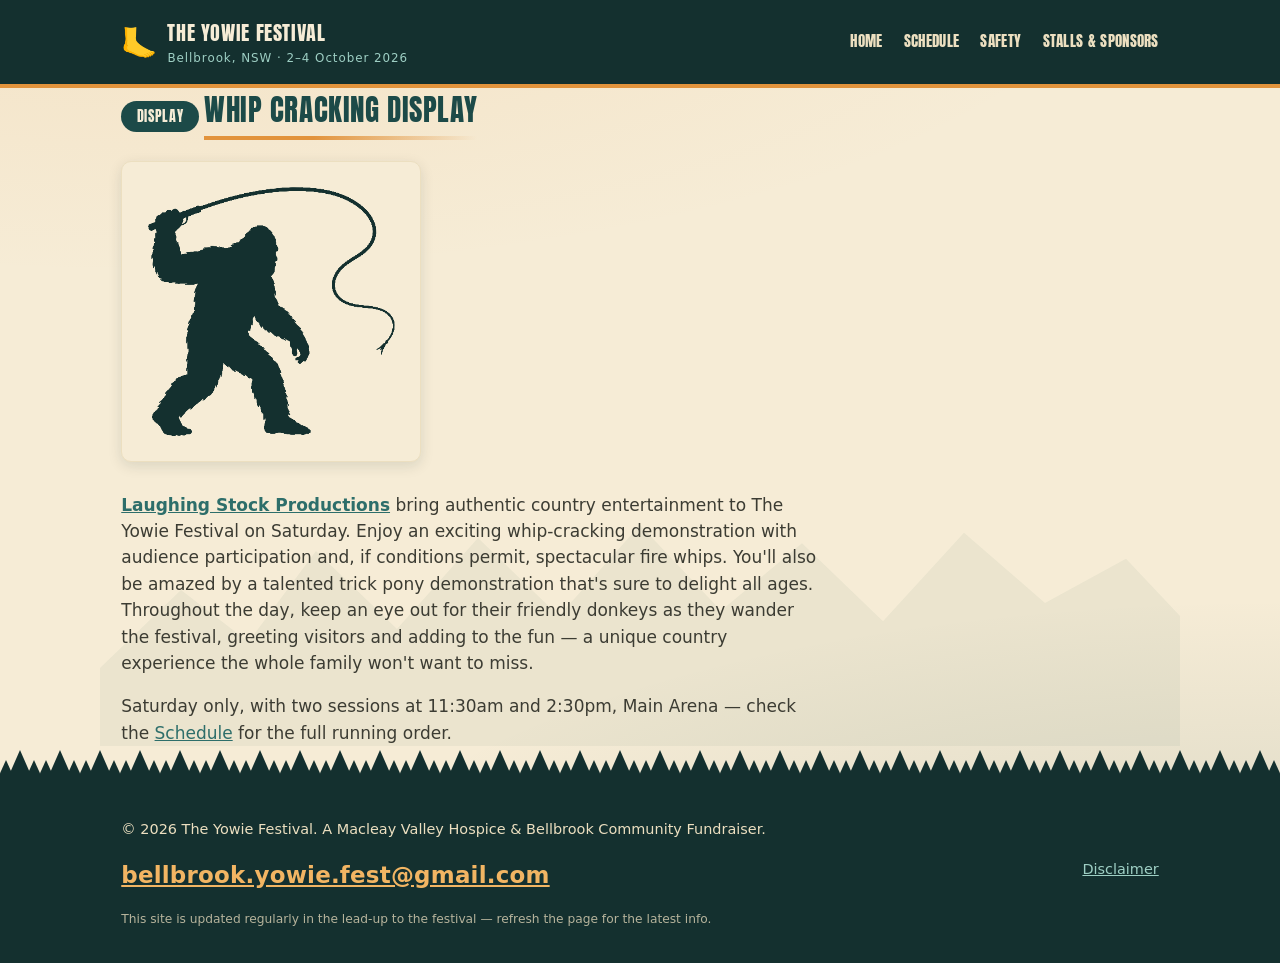
<file: whip-cracking-display.html>
<!DOCTYPE html>
<html lang="en">
<head>
<meta charset="UTF-8">
<meta name="viewport" content="width=device-width, initial-scale=1.0">
<title>The Yowie Festival — Whip Cracking Display</title>
<meta name="description" content="Whip cracking, trick pony and donkeys with Laughing Stock Productions at The Yowie Festival, 2–4 October 2026 in Bellbrook, NSW.">
<link rel="preconnect" href="https://fonts.googleapis.com">
<link rel="preconnect" href="https://fonts.gstatic.com" crossorigin>
<link href="https://fonts.googleapis.com/css2?family=Anton&family=Kaushan+Script&display=swap" rel="stylesheet">
<link rel="stylesheet" href="assets/styles.css">
</head>
<body>

<header class="site-header">
  <div class="container">
    <a class="brand" href="index.html">
      <span class="brand-mark" aria-hidden="true">🦶</span>
      <span class="brand-text">The Yowie Festival<small>Bellbrook, NSW · 2–4 October 2026</small></span>
    </a>
    <nav class="site-nav">
      <a href="index.html">Home</a>
      <a href="schedule.html">Schedule</a>
      <a href="safety.html">Safety</a>
      <a href="vendors.html">Stalls &amp; Sponsors</a>
    </nav>
  </div>
</header>

<main class="container">

  <section id="activity">
    <div class="tier-heading">Display</div>
    <h1 class="section-title">Whip Cracking Display</h1>

    <div class="activity-illustration">
      <img src="assets/img/yowie-whip-cracking.png" alt="The Yowie cracking a whip">
    </div>

    <p class="section-intro">
      <strong><a href="https://www.facebook.com/p/Laughing-Stock-Productions-61559338857098/" target="_blank" rel="noopener">Laughing Stock Productions</a></strong> bring authentic country entertainment to
      The Yowie Festival on Saturday. Enjoy an exciting whip-cracking demonstration with
      audience participation and, if conditions permit, spectacular fire whips. You'll also
      be amazed by a talented trick pony demonstration that's sure to delight all ages.
      Throughout the day, keep an eye out for their friendly donkeys as they wander the
      festival, greeting visitors and adding to the fun — a unique country experience the
      whole family won't want to miss.
    </p>
    <p class="section-intro">
      Saturday only, with two sessions at 11:30am and 2:30pm, Main Arena — check the
      <a href="schedule.html">Schedule</a> for the full running order.
    </p>
  </section>

</main>

<footer class="site-footer">
  <div class="container">
    <div>&copy; <span id="year">2026</span> The Yowie Festival. A Macleay Valley Hospice &amp; Bellbrook Community Fundraiser.</div>
    <div><a href="mailto:bellbrook.yowie.fest@gmail.com" class="footer-email">bellbrook.yowie.fest@gmail.com</a></div>
    <div><a href="disclaimer.html">Disclaimer</a></div>
    <div class="footer-note">This site is updated regularly in the lead-up to the festival &mdash; refresh the page for the latest info.</div>
  </div>
</footer>

</body>
</html>
</file>
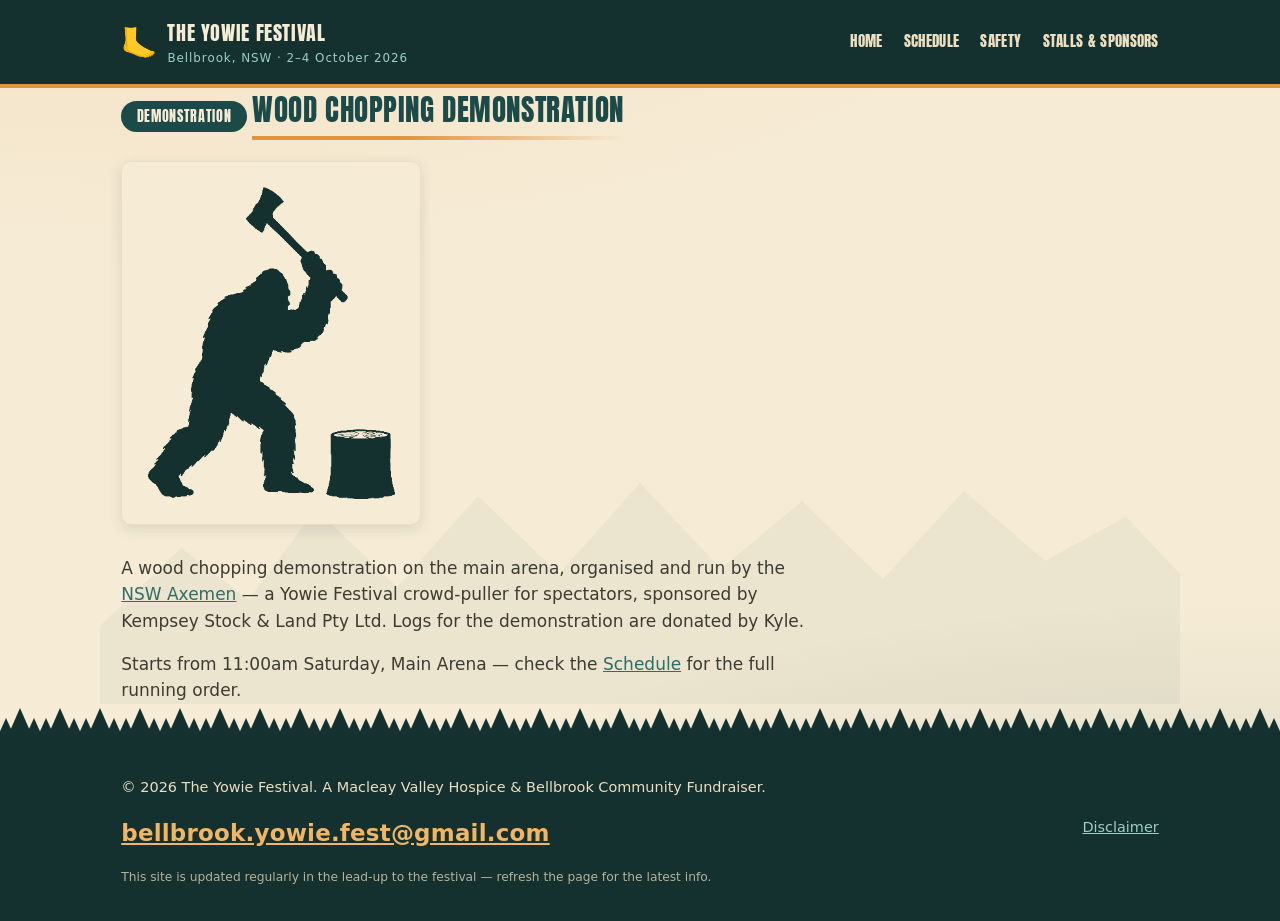
<file: wood-chopping-competition.html>
<!DOCTYPE html>
<html lang="en">
<head>
<meta charset="UTF-8">
<meta name="viewport" content="width=device-width, initial-scale=1.0">
<title>The Yowie Festival — Wood Chopping Demonstration</title>
<meta name="description" content="Wood Chopping Demonstration at The Yowie Festival, 2–4 October 2026 in Bellbrook, NSW.">
<link rel="preconnect" href="https://fonts.googleapis.com">
<link rel="preconnect" href="https://fonts.gstatic.com" crossorigin>
<link href="https://fonts.googleapis.com/css2?family=Anton&family=Kaushan+Script&display=swap" rel="stylesheet">
<link rel="stylesheet" href="assets/styles.css">
</head>
<body>

<header class="site-header">
  <div class="container">
    <a class="brand" href="index.html">
      <span class="brand-mark" aria-hidden="true">🦶</span>
      <span class="brand-text">The Yowie Festival<small>Bellbrook, NSW · 2–4 October 2026</small></span>
    </a>
    <nav class="site-nav">
      <a href="index.html">Home</a>
      <a href="schedule.html">Schedule</a>
      <a href="safety.html">Safety</a>
      <a href="vendors.html">Stalls &amp; Sponsors</a>
    </nav>
  </div>
</header>

<main class="container">

  <section id="activity">
    <div class="tier-heading">Demonstration</div>
    <h1 class="section-title">Wood Chopping Demonstration</h1>

    <div class="activity-illustration">
      <img src="assets/img/yowie-wood-chopping.png" alt="The Yowie swinging an axe at a log">
    </div>

    <p class="section-intro">
      A wood chopping demonstration on the main arena, organised and run by the
      <a href="https://www.nswaxemens.com/" target="_blank" rel="noopener">NSW Axemen</a>
      — a Yowie Festival crowd-puller for spectators, sponsored by Kempsey Stock &amp;
      Land Pty Ltd. Logs for the demonstration are donated by Kyle.
    </p>
    <p class="section-intro">
      Starts from 11:00am Saturday, Main Arena — check the
      <a href="schedule.html">Schedule</a> for the full running order.
    </p>
  </section>

</main>

<footer class="site-footer">
  <div class="container">
    <div>&copy; <span id="year">2026</span> The Yowie Festival. A Macleay Valley Hospice &amp; Bellbrook Community Fundraiser.</div>
    <div><a href="mailto:bellbrook.yowie.fest@gmail.com" class="footer-email">bellbrook.yowie.fest@gmail.com</a></div>
    <div><a href="disclaimer.html">Disclaimer</a></div>
    <div class="footer-note">This site is updated regularly in the lead-up to the festival &mdash; refresh the page for the latest info.</div>
  </div>
</footer>

</body>
</html>
</file>
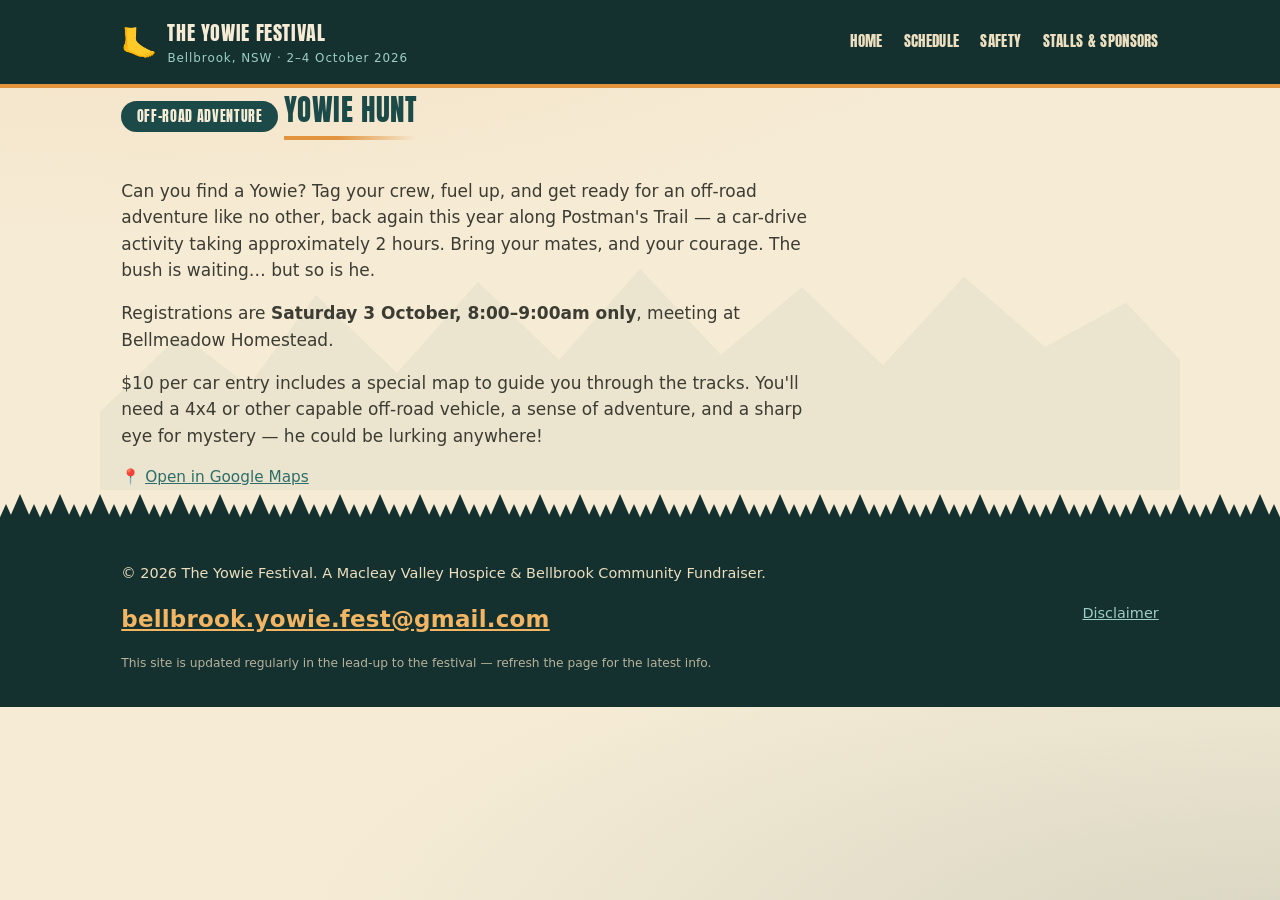
<file: yowie-hunt.html>
<!DOCTYPE html>
<html lang="en">
<head>
<meta charset="UTF-8">
<meta name="viewport" content="width=device-width, initial-scale=1.0">
<title>The Yowie Festival — Yowie Hunt</title>
<meta name="description" content="Yowie Hunt off-road adventure at The Yowie Festival, Saturday 3 October 2026 in Bellbrook, NSW.">
<link rel="preconnect" href="https://fonts.googleapis.com">
<link rel="preconnect" href="https://fonts.gstatic.com" crossorigin>
<link href="https://fonts.googleapis.com/css2?family=Anton&family=Kaushan+Script&display=swap" rel="stylesheet">
<link rel="stylesheet" href="assets/styles.css">
</head>
<body>

<header class="site-header">
  <div class="container">
    <a class="brand" href="index.html">
      <span class="brand-mark" aria-hidden="true">🦶</span>
      <span class="brand-text">The Yowie Festival<small>Bellbrook, NSW · 2–4 October 2026</small></span>
    </a>
    <nav class="site-nav">
      <a href="index.html">Home</a>
      <a href="schedule.html">Schedule</a>
      <a href="safety.html">Safety</a>
      <a href="vendors.html">Stalls &amp; Sponsors</a>
    </nav>
  </div>
</header>

<main class="container">

  <section id="activity">
    <div class="tier-heading">Off-road adventure</div>
    <h1 class="section-title">Yowie Hunt</h1>

    <p class="section-intro">
      Can you find a Yowie? Tag your crew, fuel up, and get ready for an off-road
      adventure like no other, back again this year along Postman's Trail &mdash; a
      car-drive activity taking approximately 2 hours. Bring your mates, and your
      courage. The bush is waiting&hellip; but so is he.
    </p>
    <p class="section-intro">
      Registrations are <strong>Saturday 3 October, 8:00&ndash;9:00am only</strong>,
      meeting at Bellmeadow Homestead.
    </p>
    <p class="section-intro">
      $10 per car entry includes a special map to guide you through the tracks.
      You'll need a 4x4 or other capable off-road vehicle, a sense of adventure, and a
      sharp eye for mystery &mdash; he could be lurking anywhere!
    </p>
    <p class="section-intro map-note">
      📍 <a href="https://www.google.com/maps/search/?api=1&query=Bellmeadow+Homestead,+Bellbrook+NSW" target="_blank" rel="noopener">Open in Google Maps</a>
    </p>
  </section>

</main>

<footer class="site-footer">
  <div class="container">
    <div>&copy; <span id="year">2026</span> The Yowie Festival. A Macleay Valley Hospice &amp; Bellbrook Community Fundraiser.</div>
    <div><a href="mailto:bellbrook.yowie.fest@gmail.com" class="footer-email">bellbrook.yowie.fest@gmail.com</a></div>
    <div><a href="disclaimer.html">Disclaimer</a></div>
    <div class="footer-note">This site is updated regularly in the lead-up to the festival &mdash; refresh the page for the latest info.</div>
  </div>
</footer>

</body>
</html>
</file>
<file: assets/styles.css>
/* Yowie Weekend — shared styles
   Plain CSS, no build step, so the whole /assets folder can be copied
   straight into any static host. */

:root {
  --forest-dark: #14302f;
  --forest: #1c4a48;
  --forest-mid: #2d6e6a;
  --moss: #5b8c5a;
  --moss-light: #9ecfc4;
  --bark: #5b3a22;
  --wood: #6b4226;
  --wood-dark: #4a2c17;
  --cream: #f6ecd6;
  --cream-dim: #ecdfc0;
  --accent: #e2933c;
  --accent-light: #f2b563;
  --accent-dark: #b85c2e;
  --ink: #201a10;
  --radius: 10px;
  --max-width: 1080px;
  --font-display: "Anton", "Segoe UI", system-ui, sans-serif;
  --font-script: "Kaushan Script", cursive;
  font-size: 17px;
}

* {
  box-sizing: border-box;
}

html, body {
  margin: 0;
  padding: 0;
}

html {
  overflow-x: hidden;
}

body {
  background-color: var(--cream);
  background-image:
    radial-gradient(ellipse 140% 70% at 12% -8%, rgba(226, 147, 60, 0.12), transparent 55%),
    radial-gradient(ellipse 140% 70% at 100% 105%, rgba(28, 74, 72, 0.14), transparent 55%);
  background-attachment: fixed;
  color: var(--ink);
  font-family: "Segoe UI", system-ui, -apple-system, Roboto, sans-serif;
  line-height: 1.55;
  overflow-x: hidden;
}

a {
  color: var(--forest-mid);
}

a:hover {
  color: var(--accent-dark);
}

img {
  max-width: 100%;
  display: block;
}

.container {
  max-width: var(--max-width);
  margin: 0 auto;
  padding: 0 1.25rem;
}

/* Header / nav */

.site-header {
  background: var(--forest-dark);
  color: var(--cream);
  border-bottom: 4px solid var(--accent);
}

.site-header .container {
  display: flex;
  align-items: center;
  justify-content: space-between;
  flex-wrap: wrap;
  gap: 0.75rem;
  padding-top: 1rem;
  padding-bottom: 1rem;
}

.brand {
  display: flex;
  align-items: center;
  gap: 0.6rem;
  text-decoration: none;
  color: var(--cream);
}

.brand-mark {
  font-size: 1.7rem;
  line-height: 1;
}

.brand-text {
  font-family: var(--font-display);
  font-weight: 400;
  font-size: 1.2rem;
  letter-spacing: 0.03em;
  text-transform: uppercase;
}

.brand-text small {
  display: block;
  font-family: "Segoe UI", system-ui, sans-serif;
  font-weight: 400;
  font-size: 0.7rem;
  letter-spacing: 0.08em;
  color: var(--moss-light);
  text-transform: none;
}

.site-nav {
  display: flex;
  gap: 1.25rem;
  flex-wrap: wrap;
}

.site-nav a {
  font-family: var(--font-display);
  color: var(--cream-dim);
  text-decoration: none;
  font-weight: 400;
  font-size: 0.9rem;
  letter-spacing: 0.02em;
  text-transform: uppercase;
  padding: 0.25rem 0;
  border-bottom: 2px solid transparent;
}

.site-nav a:hover,
.site-nav a[aria-current="page"] {
  color: var(--accent);
  border-bottom-color: var(--accent);
}

/* Placeholder banner */

.placeholder-banner {
  background: var(--accent);
  color: var(--ink);
  text-align: center;
  font-size: 0.85rem;
  font-weight: 600;
  padding: 0.5rem 1rem;
}

/* Hero — the official poster, full-bleed, with clickable hotspots over its own text */

.hero {
  background: var(--forest-dark);
  text-align: center;
}

.hero-poster-full {
  position: relative;
  width: 100%;
  max-width: var(--max-width);
  aspect-ratio: 1 / 1;
  margin: 0 auto;
  overflow: hidden;
}

.hero-poster-full img {
  width: 100%;
  height: 100%;
  object-fit: cover;
  display: block;
}

.visually-hidden {
  position: absolute;
  width: 1px;
  height: 1px;
  padding: 0;
  margin: -1px;
  overflow: hidden;
  clip: rect(0, 0, 0, 0);
  white-space: nowrap;
  border: 0;
}

.hero-actions {
  padding: 1.75rem 0 2.25rem;
}

.button-row {
  display: flex;
  justify-content: center;
  gap: 0.9rem;
  flex-wrap: wrap;
}

.btn {
  display: inline-block;
  padding: 0.7rem 1.6rem;
  border-radius: 999px;
  font-family: var(--font-display);
  font-weight: 400;
  text-transform: uppercase;
  letter-spacing: 0.03em;
  text-decoration: none;
  font-size: 0.95rem;
}

.btn-primary {
  background: linear-gradient(180deg, var(--accent-light) 0%, var(--accent) 100%);
  color: var(--ink);
}

.btn-primary:hover {
  background: var(--accent-light);
  color: var(--ink);
}

.btn-secondary {
  background: transparent;
  border: 2px solid var(--cream-dim);
  color: var(--cream);
}

.btn-secondary:hover {
  border-color: var(--accent);
  color: var(--accent);
}

/* Sections */

main {
  position: relative;
  padding: 2.5rem 0 3.5rem;
  background-image: url("data:image/svg+xml,%3Csvg xmlns='http://www.w3.org/2000/svg' viewBox='0 0 400 100' preserveAspectRatio='none'%3E%3Cpolygon points='0,100 0,70 30,40 55,60 80,25 110,55 140,20 170,50 200,15 230,48 260,22 290,52 320,18 350,45 380,28 400,50 400,100' fill='%231c4a48' fill-opacity='0.05'/%3E%3C/svg%3E");
  background-repeat: no-repeat;
  background-position: bottom center;
  background-size: 100% 260px;
}

section + section {
  margin-top: 2.75rem;
}

.footprint-trail {
  text-align: center;
  font-size: 1.5rem;
  letter-spacing: 1.4rem;
  color: var(--moss);
  opacity: 0.6;
  margin: 2.75rem 0;
}

.footprint-trail span {
  display: inline-block;
}

.footprint-trail span:nth-child(even) {
  transform: translateY(8px) rotate(10deg);
}

.footprint-trail span:nth-child(odd) {
  transform: translateY(-3px) rotate(-8deg);
}

.section-title {
  font-family: var(--font-display);
  font-weight: 400;
  text-transform: uppercase;
  letter-spacing: 0.02em;
  font-size: 1.7rem;
  color: var(--forest);
  display: inline-block;
  padding-bottom: 0.4rem;
  margin: 0 0 1.25rem;
  background-image: linear-gradient(90deg, var(--accent) 0%, var(--accent) 40%, transparent 100%);
  background-repeat: no-repeat;
  background-position: left bottom;
  background-size: 100% 4px;
}

.section-intro {
  max-width: 65ch;
  color: #3c3c33;
}

.email-cta {
  margin: 0.25rem 0 0;
}

.email-cta a {
  display: inline-block;
  font-size: clamp(1.05rem, 4vw, 1.3rem);
  font-weight: 700;
  color: var(--accent-dark);
  letter-spacing: 0.01em;
  overflow-wrap: anywhere;
  max-width: 100%;
}

.email-cta a:hover {
  color: var(--forest);
}

/* Full-bleed panel for breaking a section out of .container's max-width */

.panel-sunburst {
  position: relative;
  width: 100vw;
  left: 50%;
  right: 50%;
  margin-left: -50vw;
  margin-right: -50vw;
  margin-top: 30px;
  background-color: var(--forest-dark);
  background-image:
    radial-gradient(ellipse 130% 90% at 50% 0%, rgba(20, 48, 47, 0) 0%, rgba(20, 48, 47, 0) 25%, var(--forest-dark) 78%),
    repeating-conic-gradient(from 0deg at 50% -6%, rgba(226, 147, 60, 0.35) 0deg 6deg, rgba(255, 255, 255, 0) 6deg 12deg),
    linear-gradient(180deg, var(--forest) 0%, var(--forest-dark) 100%);
  color: var(--cream);
  padding: 3rem 0;
}

.panel-sunburst::before {
  content: "";
  position: absolute;
  top: -30px;
  left: 0;
  right: 0;
  height: 30px;
  background-image: url("data:image/svg+xml,%3Csvg xmlns='http://www.w3.org/2000/svg' width='40' height='40' viewBox='0 0 40 40'%3E%3Cpolygon points='20,4 34,36 6,36' fill='%2314302f'/%3E%3Cpolygon points='6,14 16,36 -4,36' fill='%2314302f'/%3E%3Cpolygon points='34,14 44,36 24,36' fill='%2314302f'/%3E%3C/svg%3E");
  background-repeat: repeat-x;
  background-size: 40px 40px;
}

.panel-sunburst .container {
  position: relative;
  z-index: 2;
}

.panel-sunburst .section-title {
  color: var(--cream);
}

.panel-sunburst .section-intro {
  color: var(--cream-dim);
}

/* Cards / grids */

.card-grid {
  display: grid;
  grid-template-columns: repeat(auto-fit, minmax(230px, 1fr));
  gap: 1.25rem;
}

.card {
  position: relative;
  overflow: hidden;
  background: var(--cream);
  color: var(--ink);
  border: 1px solid var(--cream-dim);
  border-left: 5px solid var(--accent);
  border-radius: var(--radius);
  padding: 1.25rem 1.4rem;
  box-shadow: 0 4px 14px rgba(20, 40, 38, 0.12);
  transition: box-shadow 0.15s ease, transform 0.15s ease;
}

.card:has(h3 a):hover {
  box-shadow: 0 8px 22px rgba(20, 40, 38, 0.22);
  transform: translateY(-3px);
}

.card-silhouette {
  position: absolute;
  right: -12px;
  bottom: -8px;
  height: 120px;
  max-width: 60%;
  width: auto;
  object-fit: contain;
  object-position: bottom right;
  opacity: 0.4;
  pointer-events: none;
  z-index: 0;
}

.card-silhouette.flip {
  transform: scaleX(-1);
}

.card-body {
  position: relative;
  z-index: 1;
  height: 100%;
}

.card h3 {
  font-family: var(--font-display);
  font-weight: 400;
  text-transform: uppercase;
  letter-spacing: 0.01em;
  font-size: 1.4rem;
  margin-top: 0;
  color: var(--forest);
  overflow-wrap: anywhere;
}

.card p {
  font-size: 1.05rem;
}

.card h3 a {
  color: inherit;
  text-decoration: none;
}

.card h3 a::after {
  content: "";
  position: absolute;
  inset: 0;
  z-index: 2;
}

.card h3 a:hover {
  color: var(--accent-dark);
  text-decoration: underline;
}

.card-body p a {
  position: relative;
  z-index: 3;
}

.card .meta {
  display: inline-block;
  font-size: 0.72rem;
  color: var(--wood-dark);
  background: var(--cream-dim);
  font-weight: 700;
  text-transform: uppercase;
  letter-spacing: 0.04em;
  padding: 0.15rem 0.65rem;
  border-radius: 999px;
  margin-bottom: 0.6rem;
}

/* Map embed */

.map-embed {
  margin-top: 1.25rem;
  border: 1px solid var(--cream-dim);
  border-radius: var(--radius);
  overflow: hidden;
  box-shadow: 0 4px 14px rgba(20, 40, 38, 0.12);
}

.map-embed {
  width: 100%;
  height: 320px;
}

.map-embed iframe {
  width: 100%;
  height: 320px;
  border: 0;
  display: block;
}

.location-map-photo {
  margin-top: 1.25rem;
  max-width: 420px;
  border: 1px solid var(--cream-dim);
  border-radius: var(--radius);
  overflow: hidden;
  box-shadow: 0 4px 14px rgba(20, 40, 38, 0.12);
}

.location-map-photo img {
  width: 100%;
  height: auto;
  display: block;
}

.map-note {
  margin-top: 0.75rem;
  font-size: 0.9rem;
}

/* Schedule table */

.schedule-day {
  margin-bottom: 2rem;
}

.schedule-day h3 {
  font-family: var(--font-display);
  font-weight: 400;
  text-transform: uppercase;
  letter-spacing: 0.02em;
  color: var(--forest);
  font-size: 1.3rem;
  margin-bottom: 0.75rem;
}

.schedule-table-wrap {
  overflow-x: auto;
  margin: 0 0 1.5rem;
}

table.schedule-table {
  width: 100%;
  border-collapse: collapse;
  background: var(--cream);
  border-radius: var(--radius);
  overflow: hidden;
  box-shadow: 0 4px 14px rgba(20, 40, 38, 0.12);
}

table.schedule-table th,
table.schedule-table td {
  text-align: left;
  padding: 0.7rem 1rem;
  border-bottom: 1px solid var(--cream-dim);
}

table.schedule-table th {
  background: var(--forest);
  color: var(--cream);
  font-size: 0.85rem;
  text-transform: uppercase;
  letter-spacing: 0.04em;
}

table.schedule-table tbody tr:nth-child(even) td {
  background: var(--cream-dim);
}

table.schedule-table tr:last-child td {
  border-bottom: none;
}

table.schedule-table td.time {
  white-space: nowrap;
  font-weight: 700;
  color: var(--accent-dark);
}

/* Stack the day-by-day program tables as cards on narrow screens
   instead of requiring horizontal scroll */
@media (max-width: 680px) {
  #day-one .schedule-table-wrap,
  #day-two .schedule-table-wrap,
  #day-three .schedule-table-wrap {
    overflow-x: visible;
  }

  #day-one table.schedule-table,
  #day-two table.schedule-table,
  #day-three table.schedule-table {
    box-shadow: none;
  }

  #day-one table.schedule-table thead,
  #day-two table.schedule-table thead,
  #day-three table.schedule-table thead {
    position: absolute;
    width: 1px;
    height: 1px;
    overflow: hidden;
    clip: rect(0, 0, 0, 0);
    white-space: nowrap;
  }

  #day-one table.schedule-table tr,
  #day-two table.schedule-table tr,
  #day-three table.schedule-table tr {
    display: block;
    margin-bottom: 0.9rem;
    border-radius: var(--radius);
    box-shadow: 0 4px 14px rgba(20, 40, 38, 0.12);
    overflow: hidden;
  }

  #day-one table.schedule-table tr:last-child,
  #day-two table.schedule-table tr:last-child,
  #day-three table.schedule-table tr:last-child {
    margin-bottom: 0;
  }

  #day-one table.schedule-table td,
  #day-two table.schedule-table td,
  #day-three table.schedule-table td {
    display: block;
    padding: 0.5rem 1rem;
    border-bottom: none;
    white-space: normal;
  }

  #day-one table.schedule-table td.time,
  #day-two table.schedule-table td.time,
  #day-three table.schedule-table td.time {
    padding-top: 0.75rem;
  }

  #day-one table.schedule-table td:last-child,
  #day-two table.schedule-table td:last-child,
  #day-three table.schedule-table td:last-child {
    padding-bottom: 0.75rem;
    font-style: italic;
    opacity: 0.8;
  }

  #day-one table.schedule-table td:last-child::before,
  #day-two table.schedule-table td:last-child::before,
  #day-three table.schedule-table td:last-child::before {
    content: "\1F4CD\0020";
    font-style: normal;
  }
}

.safety-list {
  margin: 0 0 1.25rem;
  padding-left: 1.4rem;
}

.safety-list li {
  margin: 0.35rem 0;
}

/* Sponsor tiers */

.tier-heading {
  display: inline-block;
  font-family: var(--font-display);
  font-size: 0.8rem;
  text-transform: uppercase;
  letter-spacing: 0.05em;
  color: var(--cream);
  background: var(--forest);
  font-weight: 400;
  padding: 0.3rem 0.9rem;
  border-radius: 999px;
  margin: 1.75rem 0 0.9rem;
}

.tier-heading:first-of-type {
  margin-top: 0;
}

.sponsor-card .sponsor-logo {
  max-width: 280px;
  max-height: 150px;
  width: auto;
  height: auto;
  margin: 0 0 1rem;
  background: #fff;
  border: 1px solid var(--cream-dim);
  border-radius: 6px;
  padding: 0.6rem;
}

/* Activity illustrations — the official poster's Yowie cutout, reused per detail page */

.activity-illustration {
  max-width: 300px;
  margin: 0 0 1.75rem;
  background: var(--cream);
  border: 1px solid var(--cream-dim);
  border-radius: var(--radius);
  padding: 1.5rem;
  box-shadow: 0 4px 14px rgba(20, 40, 38, 0.12);
  text-align: center;
}

.activity-illustration img {
  max-width: 100%;
  height: auto;
  margin: 0 auto;
}

.activity-illustration img.flip {
  transform: scaleX(-1);
}

/* Footer */

.site-footer {
  position: relative;
  background: var(--forest-dark);
  color: var(--cream-dim);
  font-size: 0.85rem;
  padding: 2.5rem 0 2rem;
  margin-top: 30px;
}

.site-footer::before {
  content: "";
  position: absolute;
  top: -30px;
  left: 0;
  right: 0;
  height: 30px;
  background-image: url("data:image/svg+xml,%3Csvg xmlns='http://www.w3.org/2000/svg' width='40' height='40' viewBox='0 0 40 40'%3E%3Cpolygon points='20,4 34,36 6,36' fill='%2314302f'/%3E%3Cpolygon points='6,14 16,36 -4,36' fill='%2314302f'/%3E%3Cpolygon points='34,14 44,36 24,36' fill='%2314302f'/%3E%3C/svg%3E");
  background-repeat: repeat-x;
  background-size: 40px 40px;
}

.site-footer .container {
  display: flex;
  justify-content: space-between;
  flex-wrap: wrap;
  gap: 1rem;
}

.site-footer a {
  color: var(--moss-light);
}

.site-footer a.footer-email {
  display: inline-block;
  max-width: 100%;
  font-size: clamp(1.05rem, 4.5vw, 1.35rem);
  font-weight: 700;
  color: var(--accent-light);
  letter-spacing: 0.01em;
  overflow-wrap: anywhere;
}

.footer-note {
  width: 100%;
  font-size: 0.72rem;
  opacity: 0.75;
}

.site-footer a.footer-email:hover {
  color: var(--accent);
  text-decoration: underline;
}

@media (max-width: 560px) {
  .site-header .container {
    flex-direction: column;
    align-items: flex-start;
  }
}
</file>
